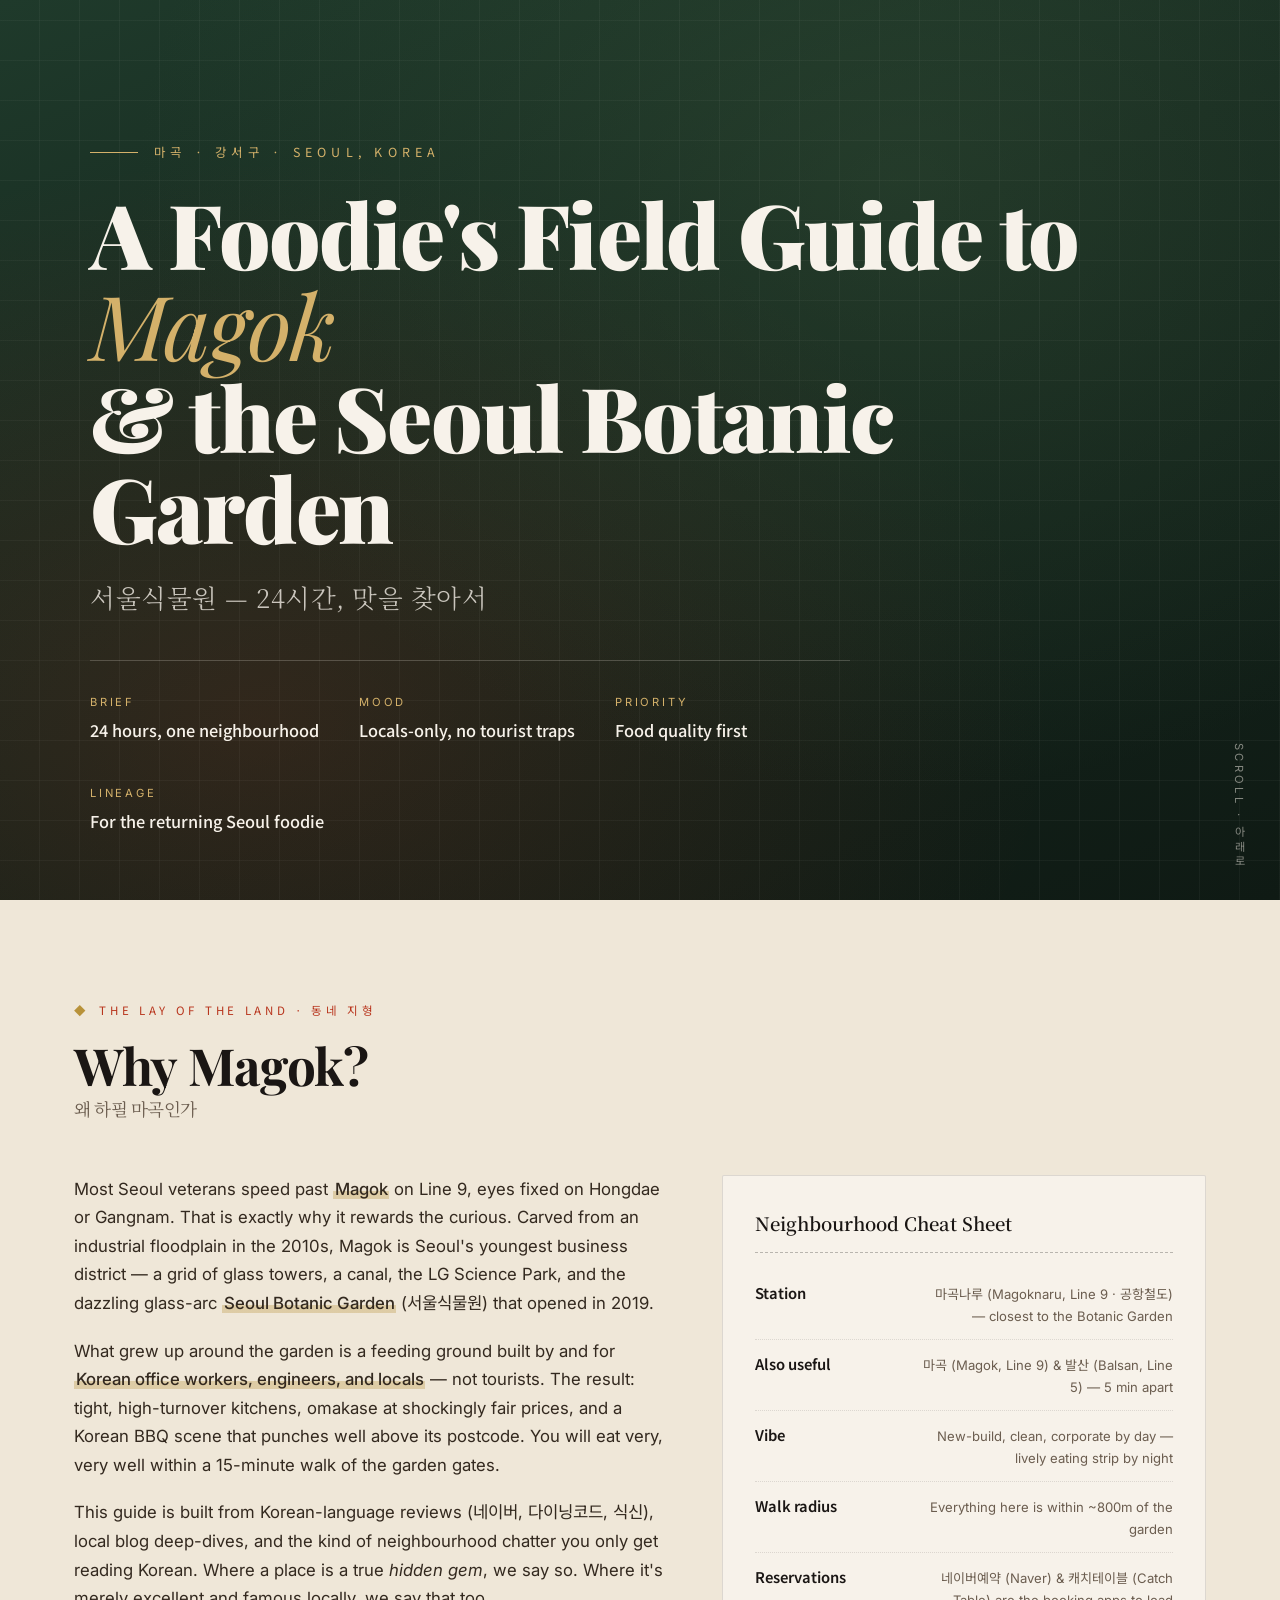
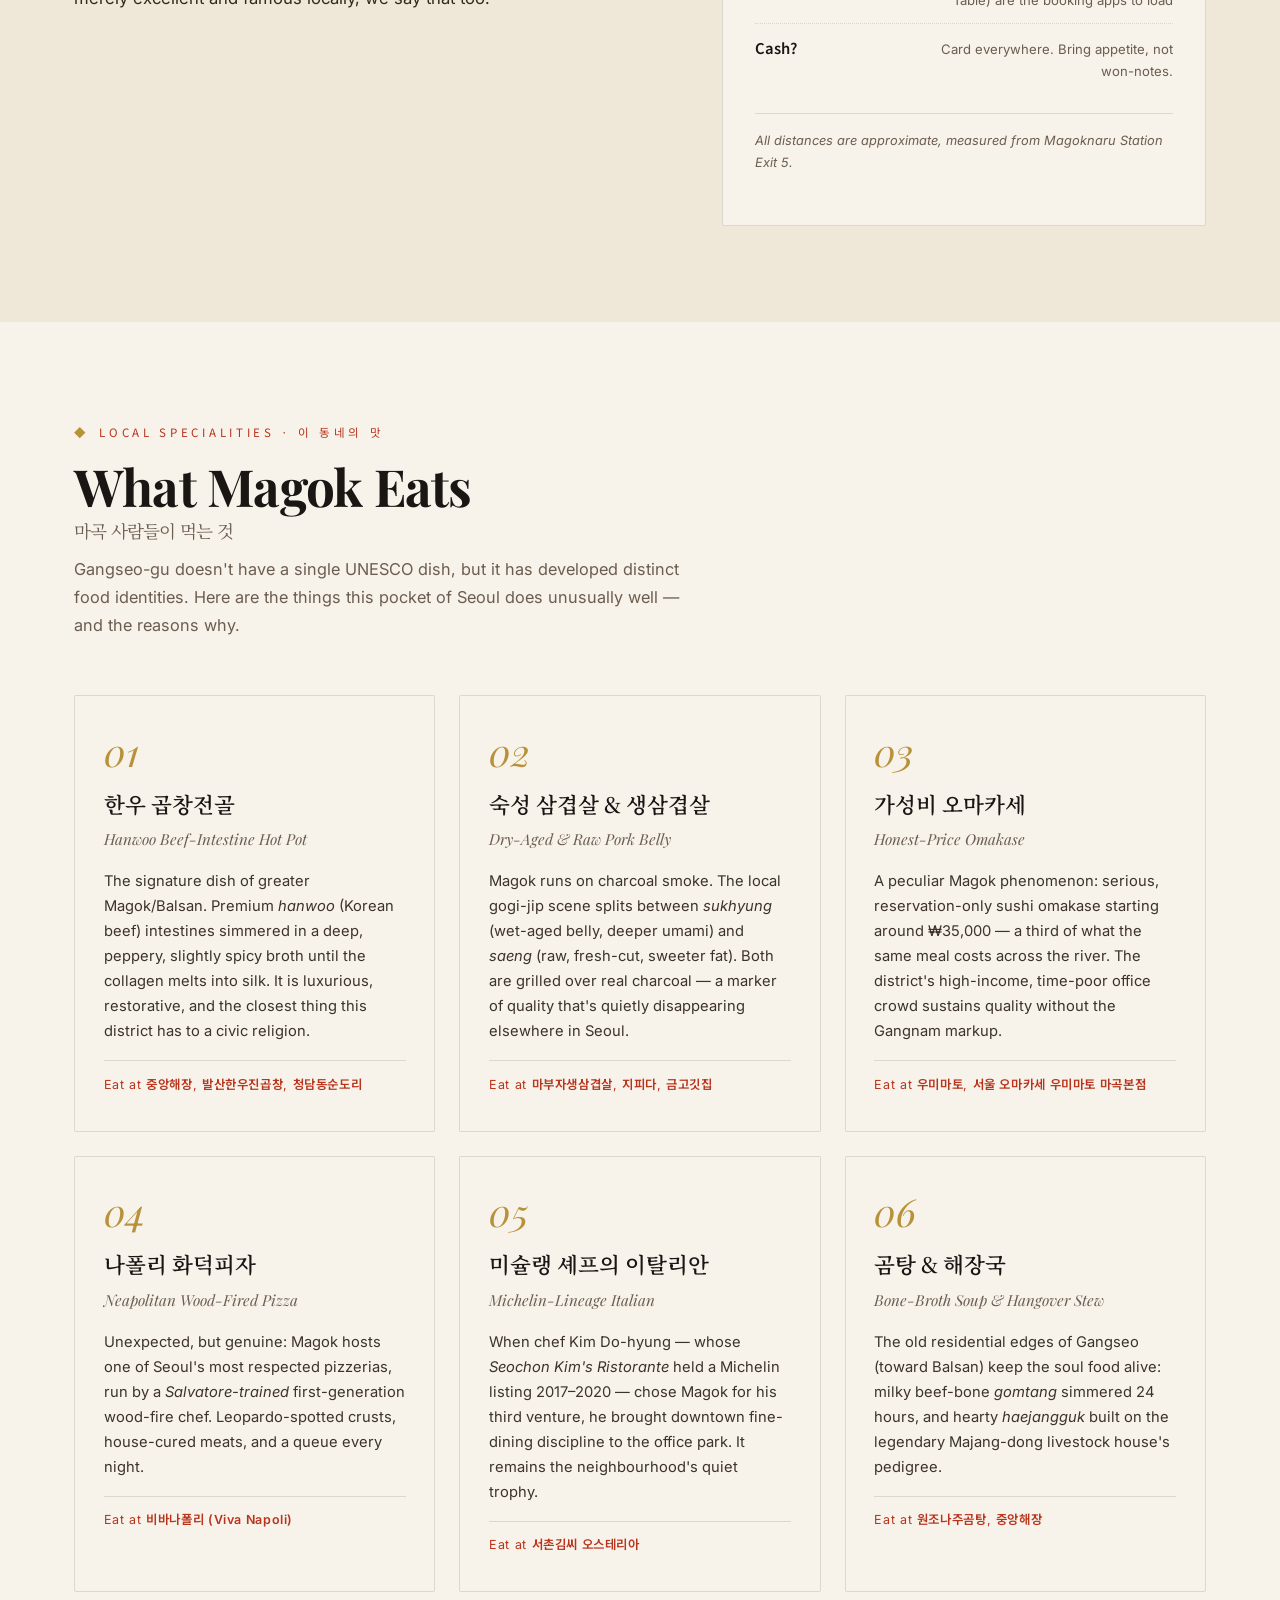
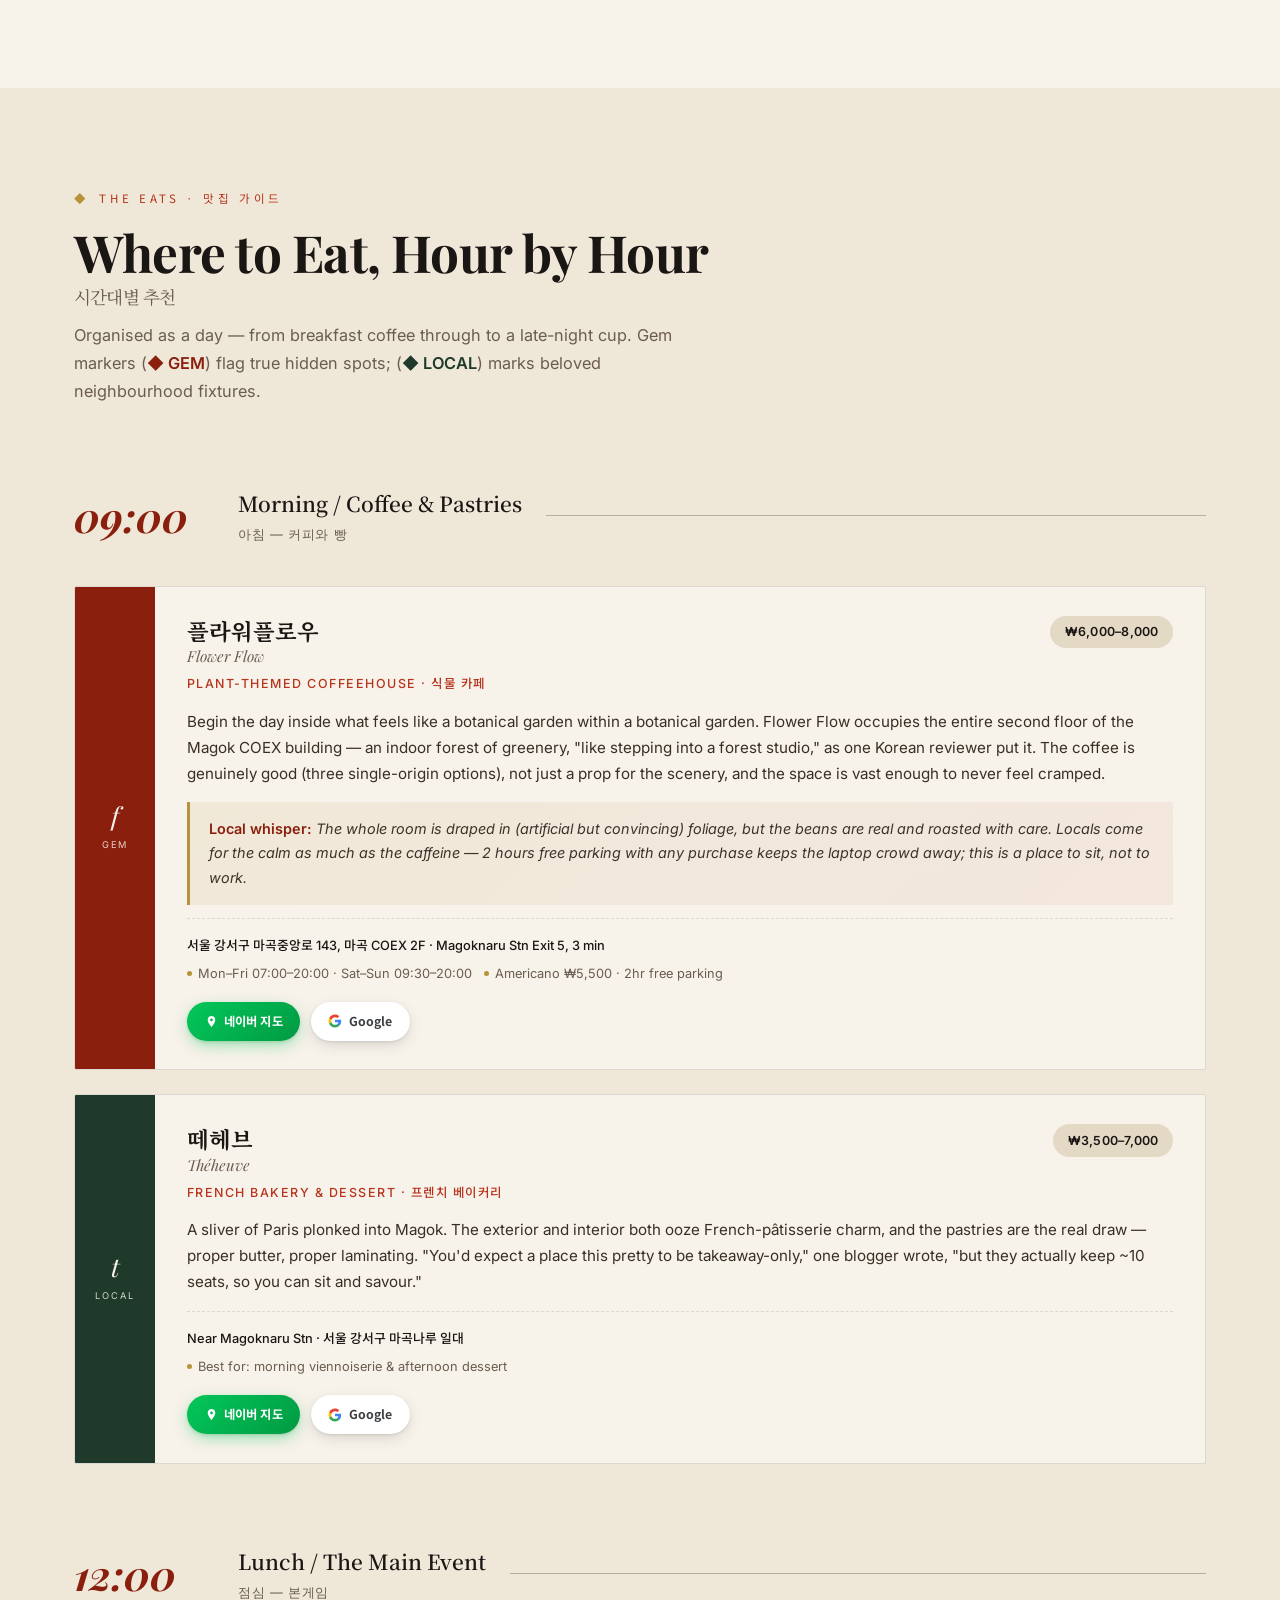
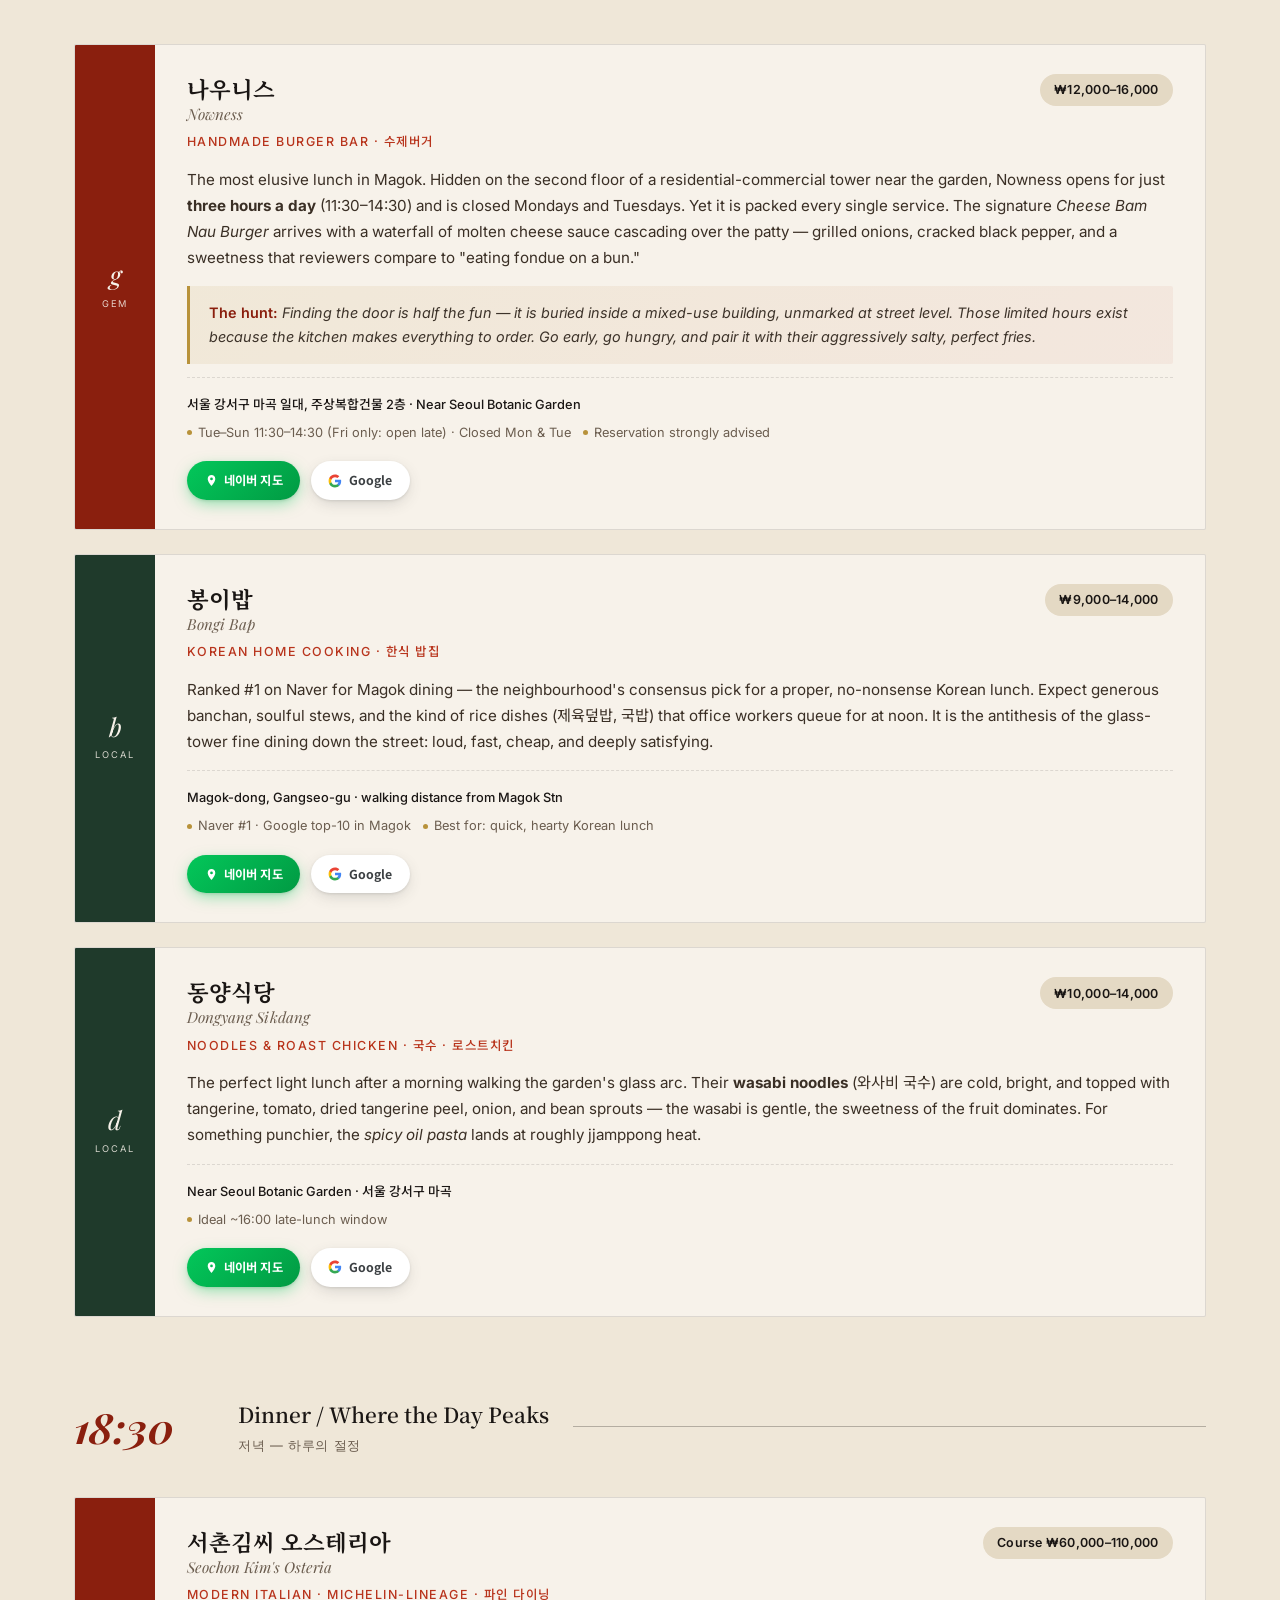
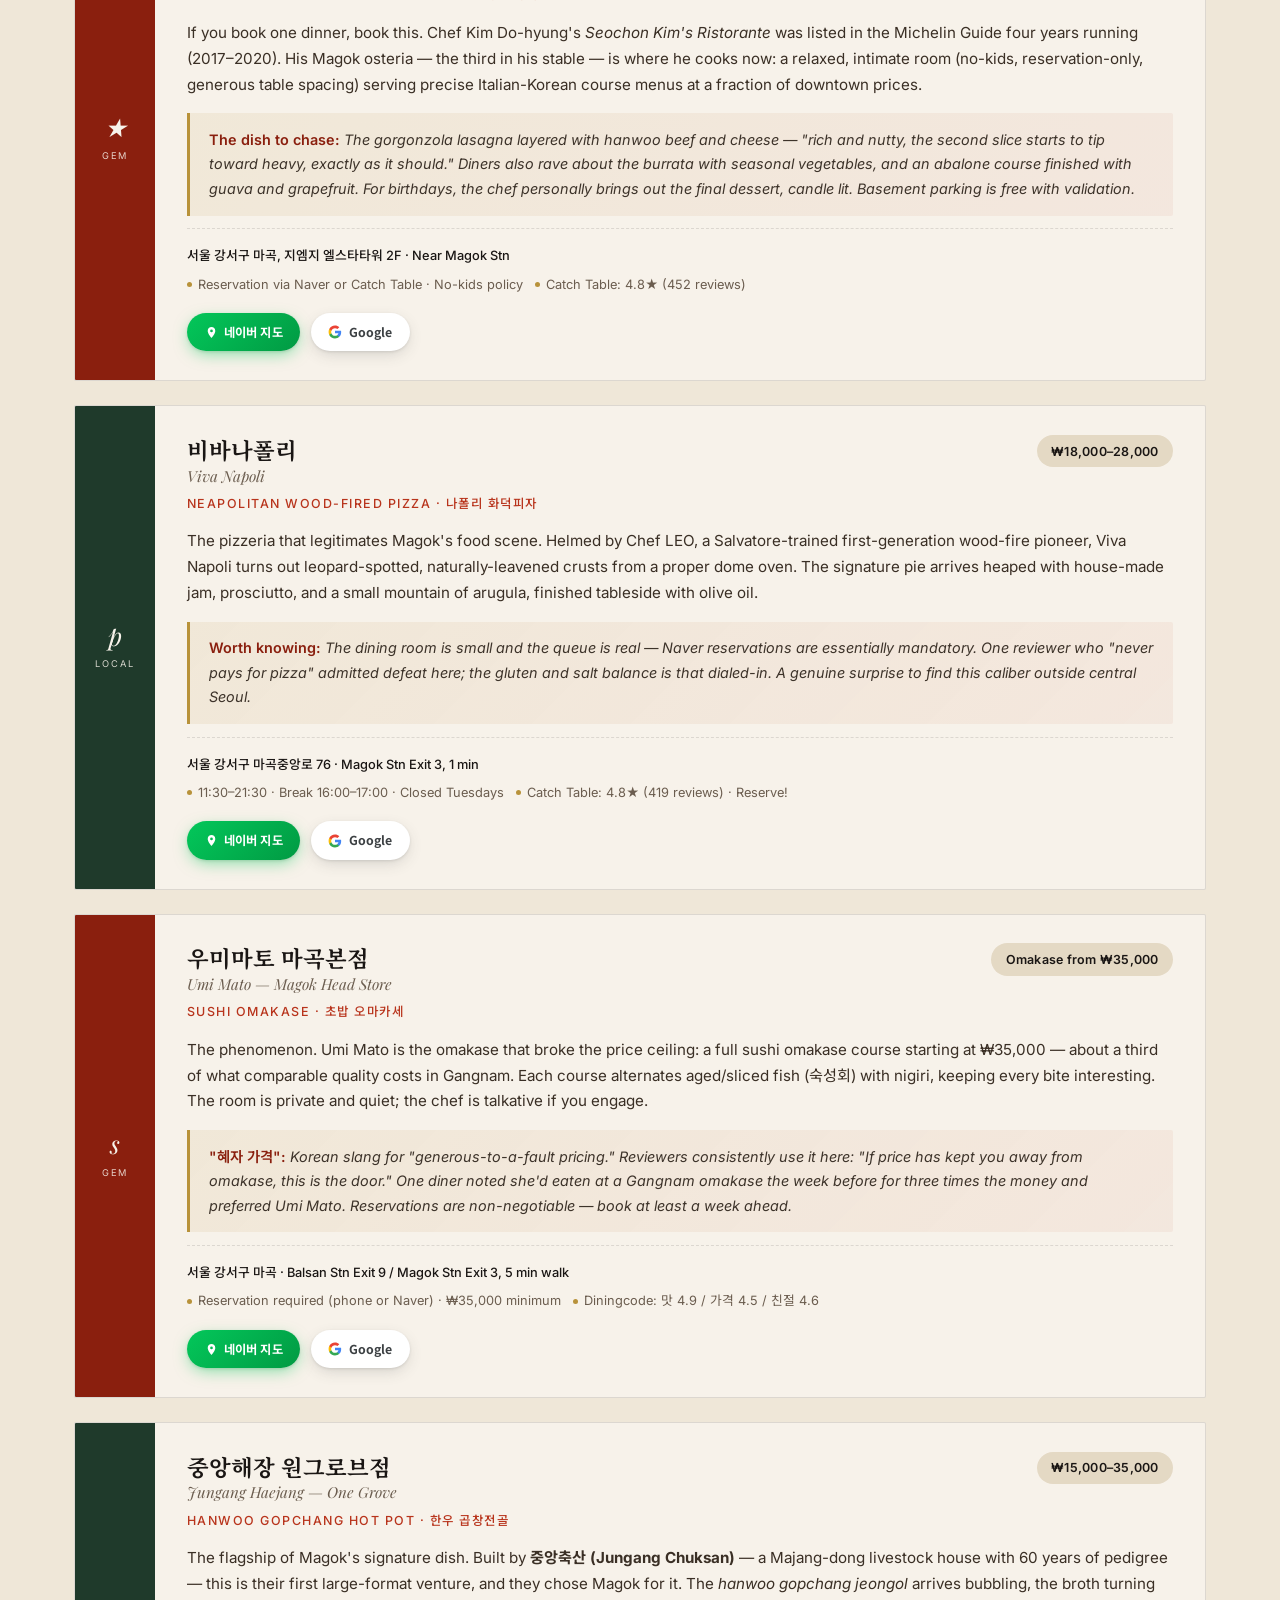
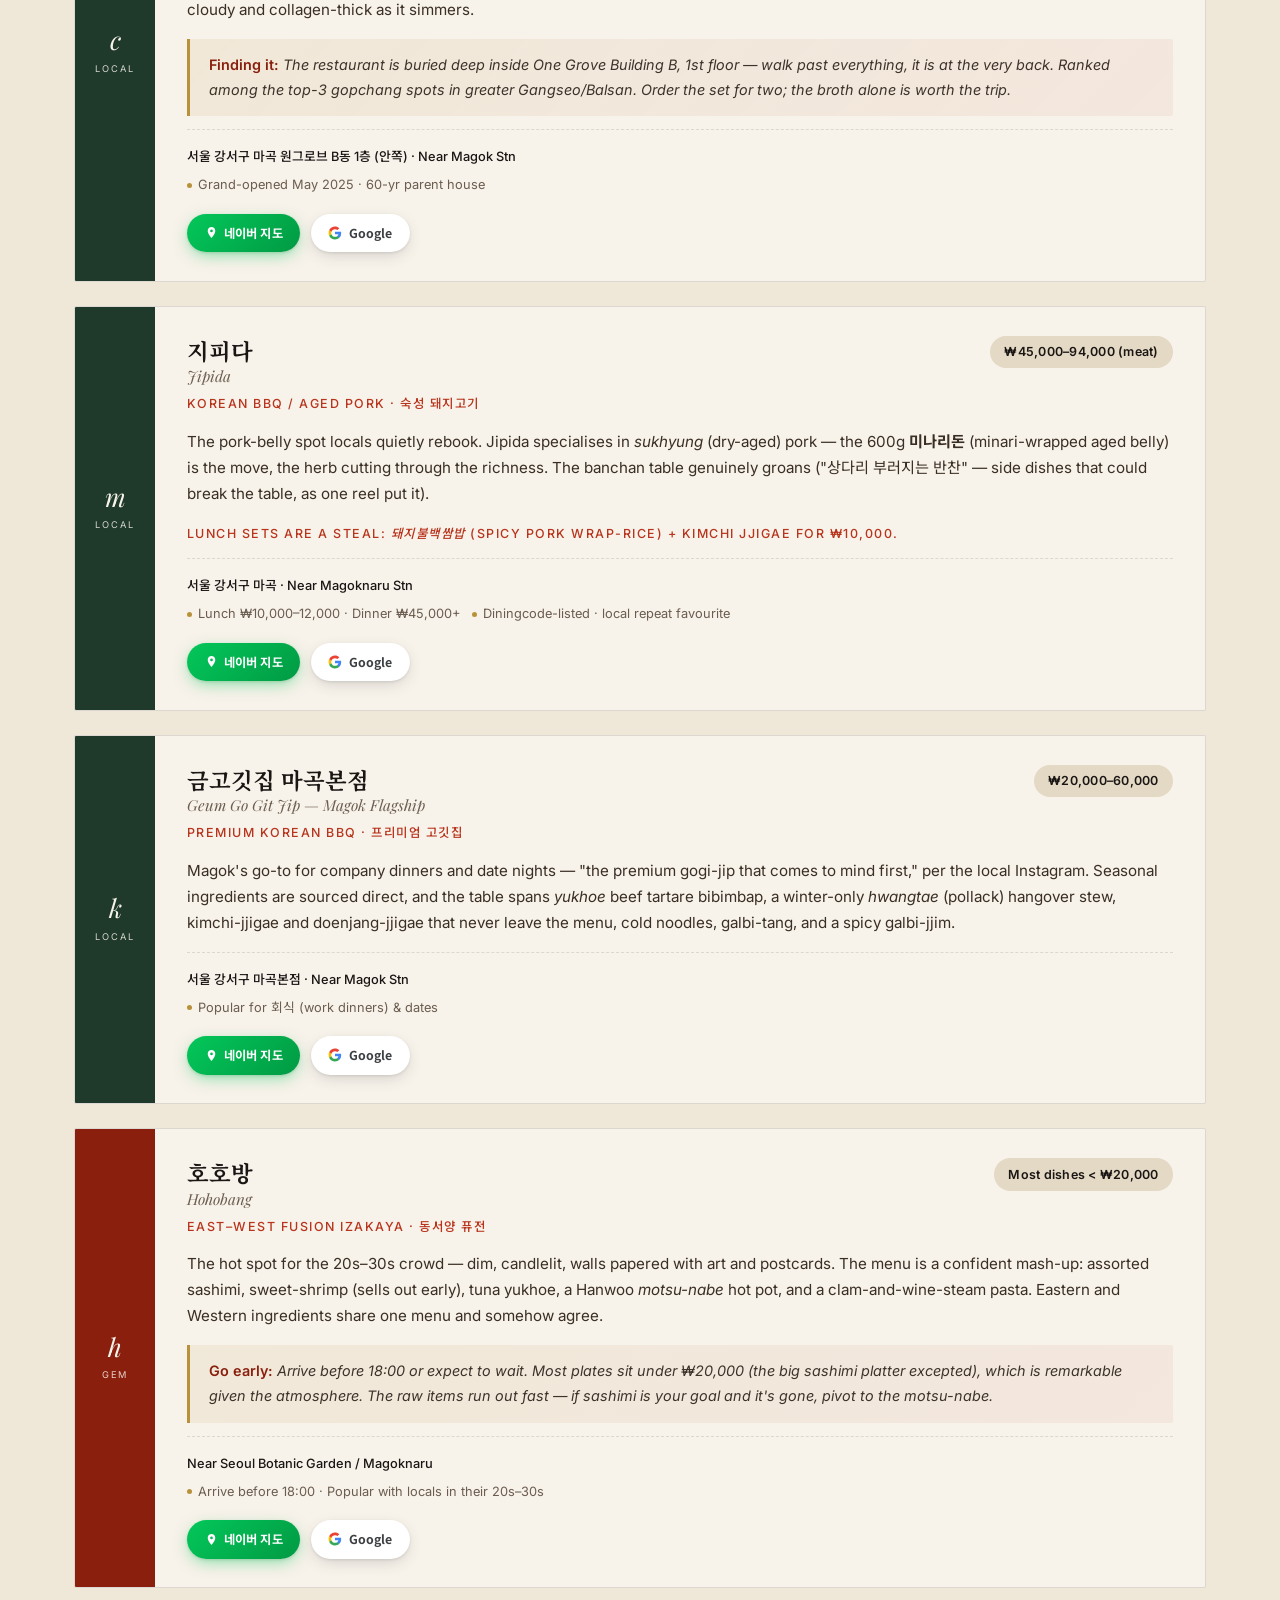
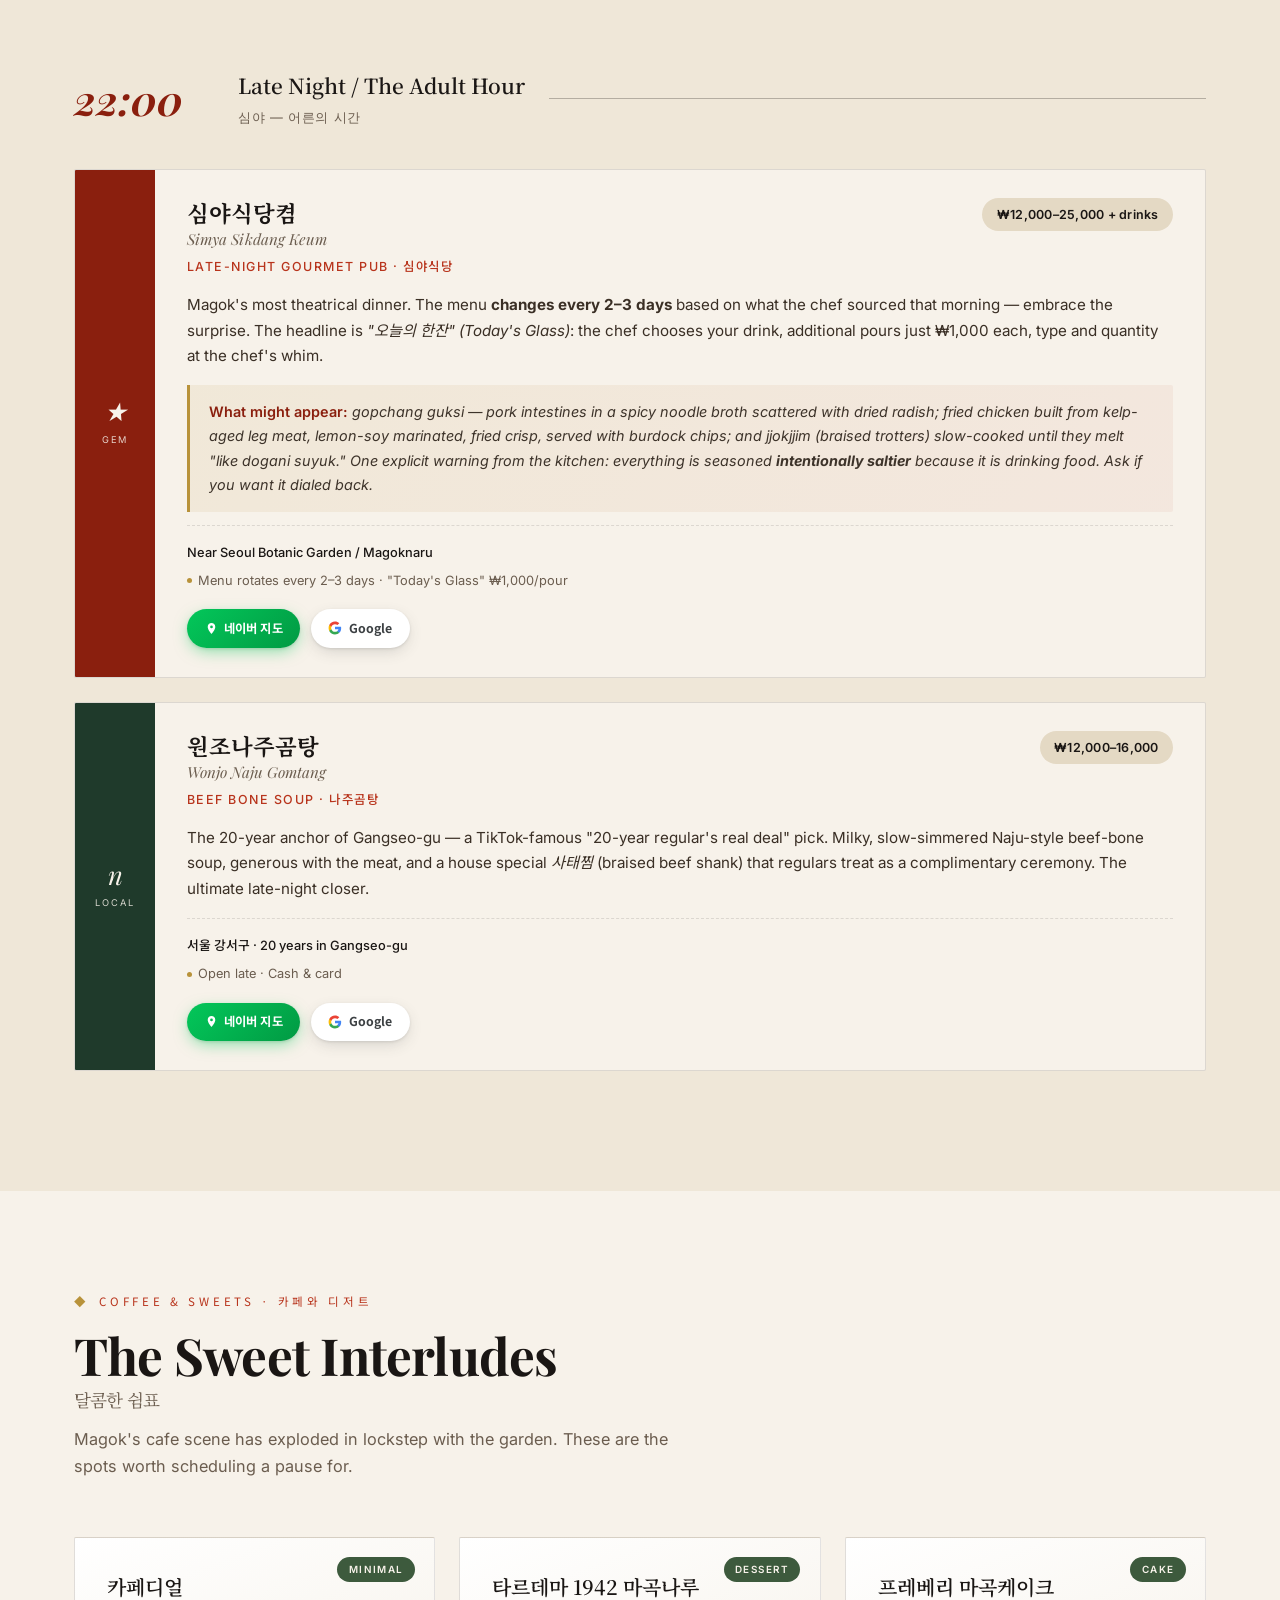
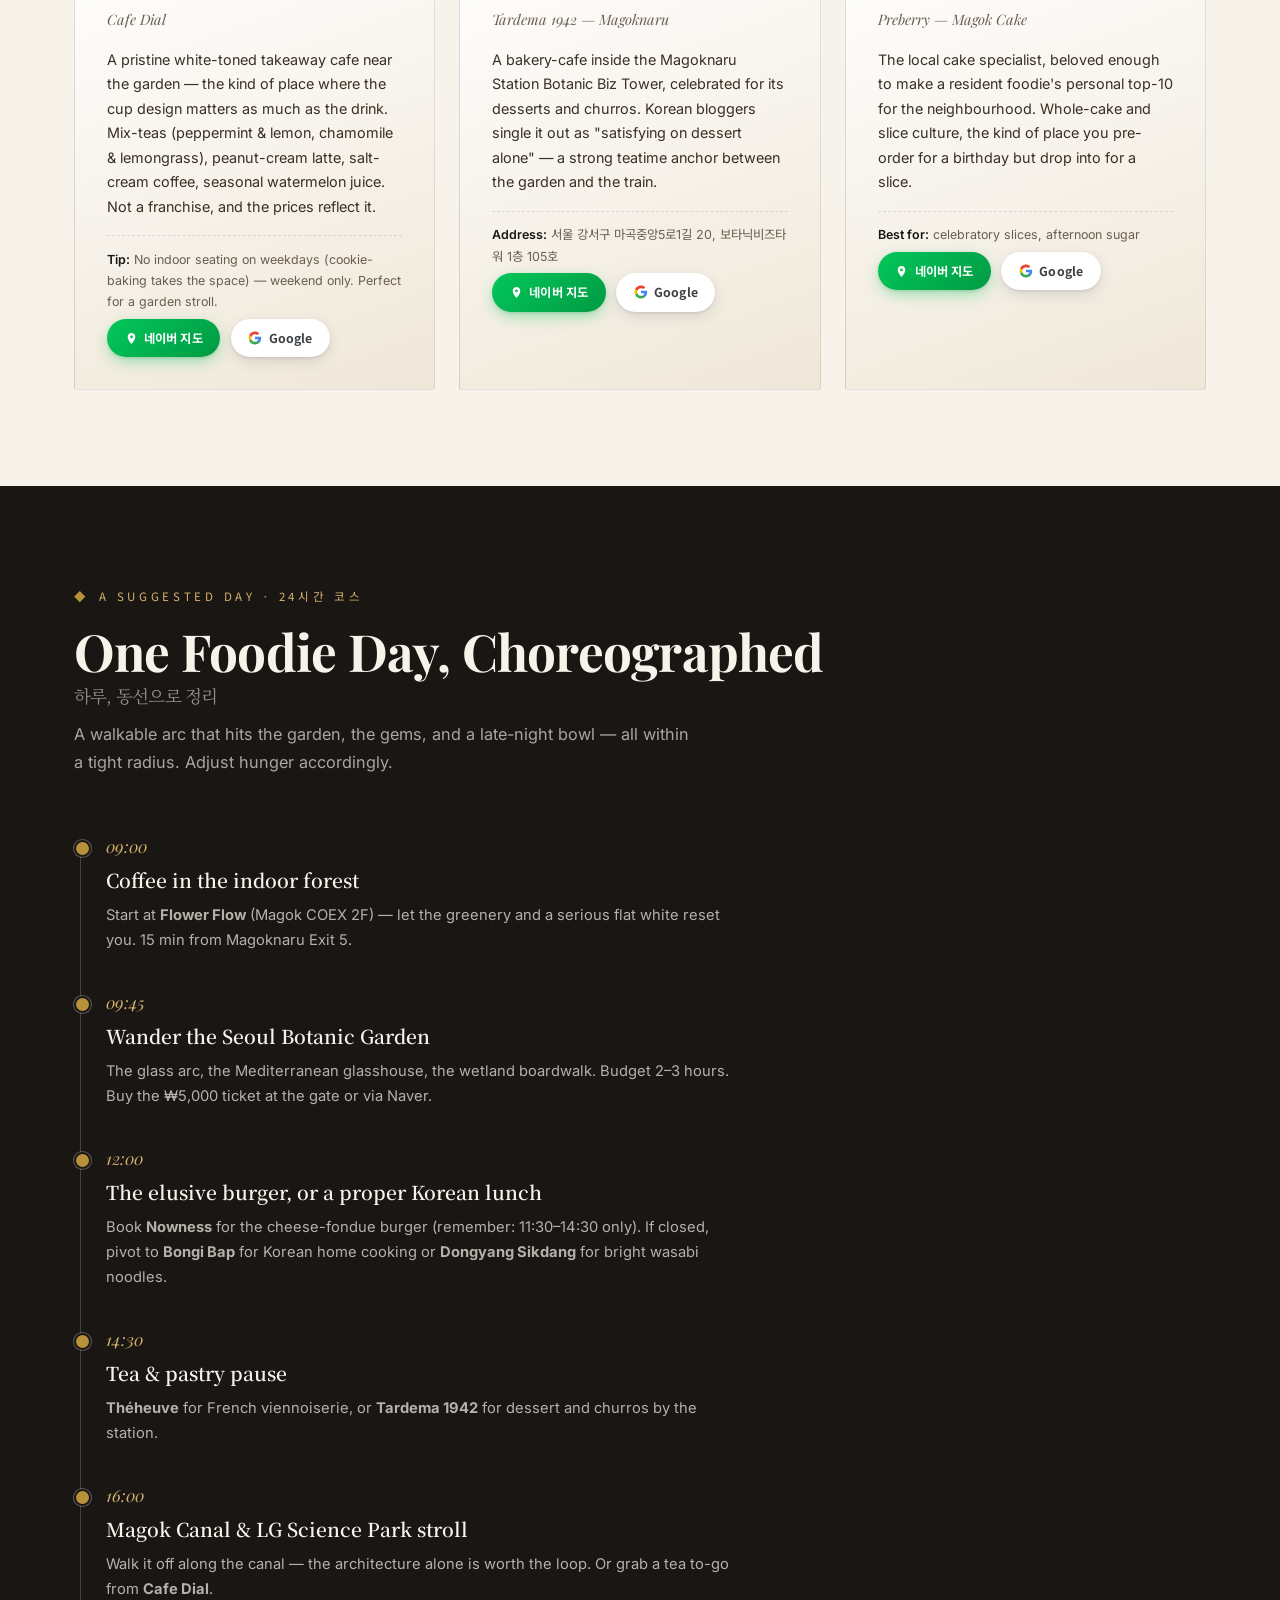
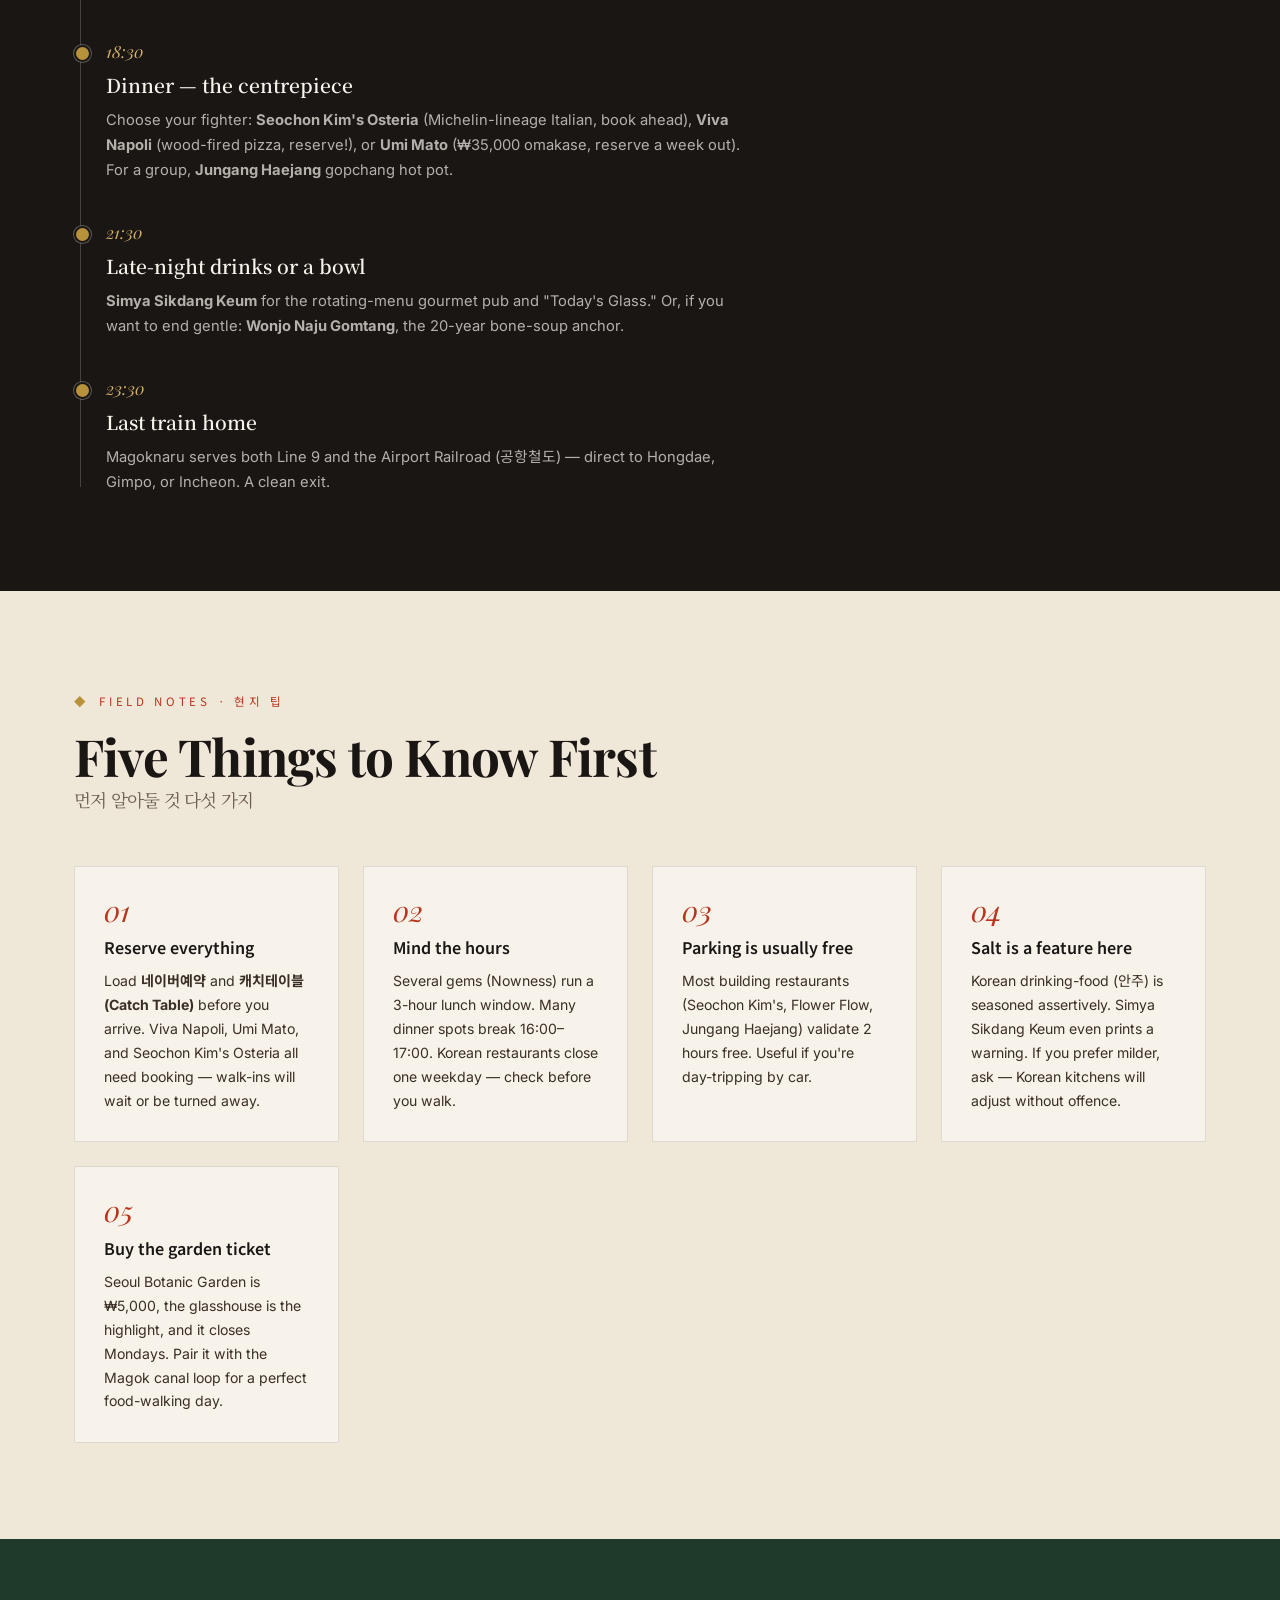
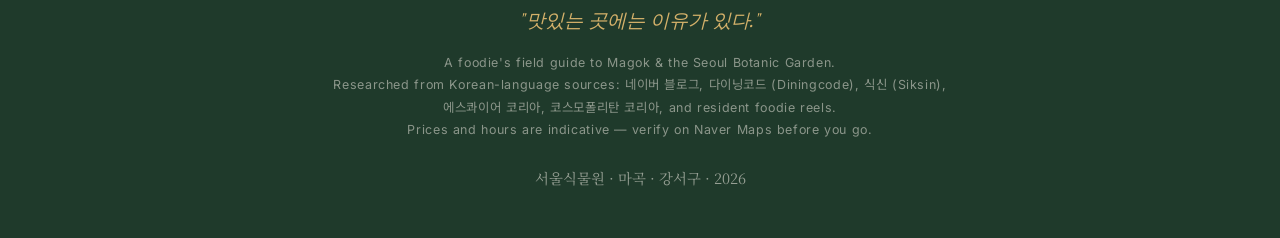
<file: index.html>
<!DOCTYPE html>
<html lang="en">
<head>
<meta charset="UTF-8">
<meta name="viewport" content="width=device-width, initial-scale=1.0">
<title>Seoul Botanic Garden · A Foodie's 24-Hour Field Guide</title>
<link rel="preconnect" href="https://fonts.googleapis.com">
<link rel="preconnect" href="https://fonts.gstatic.com" crossorigin>
<link href="https://fonts.googleapis.com/css2?family=Noto+Serif+KR:wght@300;400;500;600;700;900&family=Noto+Sans+KR:wght@300;400;500;700&family=Playfair+Display:ital,wght@0,400;0,700;0,900;1,400&family=Inter:wght@300;400;500;600&display=swap" rel="stylesheet">
<style>
  :root{
    --ink:#1a1614;
    --paper:#f7f2ea;
    --paper-warm:#efe7d8;
    --paper-dark:#e4d9c4;
    --red:#b8341c;
    --red-deep:#8a1f0e;
    --green:#3d5a3d;
    --green-deep:#1f3a2b;
    --gold:#b8923a;
    --gold-soft:#d4b16a;
    --muted:#6b5d4f;
    --line:rgba(26,22,20,.12);
    --line-strong:rgba(26,22,20,.28);
  }
  *{margin:0;padding:0;box-sizing:border-box}
  html{scroll-behavior:smooth}
  body{
    background:var(--paper);
    color:var(--ink);
    font-family:'Inter','Noto Sans KR',sans-serif;
    line-height:1.7;
    -webkit-font-smoothing:antialiased;
    overflow-x:hidden;
  }

  /* ---------- HERO ---------- */
  .hero{
    position:relative;
    min-height:100vh;
    display:flex;
    align-items:flex-end;
    padding:6rem 2rem 4rem;
    background:
      radial-gradient(ellipse at 70% 20%, rgba(61,90,61,.35), transparent 60%),
      radial-gradient(ellipse at 20% 80%, rgba(184,52,28,.18), transparent 55%),
      linear-gradient(160deg,#1f3a2b 0%,#16291f 40%,#0f1a14 100%);
    color:var(--paper);
    overflow:hidden;
  }
  .hero::before{
    content:"";
    position:absolute;inset:0;
    background-image:
      repeating-linear-gradient(0deg,transparent,transparent 39px,rgba(247,242,234,.04) 39px,rgba(247,242,234,.04) 40px),
      repeating-linear-gradient(90deg,transparent,transparent 39px,rgba(247,242,234,.04) 39px,rgba(247,242,234,.04) 40px);
    pointer-events:none;
  }
  .hero-inner{position:relative;z-index:2;max-width:1100px;margin:0 auto;width:100%}
  .hero-eyebrow{
    font-family:'Noto Sans KR',sans-serif;
    font-size:.78rem;letter-spacing:.42em;
    text-transform:uppercase;
    color:var(--gold-soft);
    margin-bottom:1.5rem;
    display:flex;align-items:center;gap:1rem;
  }
  .hero-eyebrow::before{content:"";width:48px;height:1px;background:var(--gold-soft)}
  .hero h1{
    font-family:'Playfair Display',serif;
    font-weight:900;
    font-size:clamp(2.6rem,7vw,5.6rem);
    line-height:1.02;
    letter-spacing:-.02em;
    margin-bottom:1.5rem;
  }
  .hero h1 em{font-style:italic;color:var(--gold-soft);font-weight:400}
  .hero .ko{
    font-family:'Noto Serif KR',serif;
    font-size:clamp(1.1rem,2.4vw,1.6rem);
    font-weight:300;
    color:rgba(247,242,234,.78);
    margin-bottom:2.5rem;
    letter-spacing:.02em;
  }
  .hero-meta{
    display:flex;flex-wrap:wrap;gap:2.5rem;
    padding-top:2rem;
    border-top:1px solid rgba(247,242,234,.18);
    max-width:760px;
  }
  .hero-meta div{font-size:.85rem}
  .hero-meta span{display:block;color:var(--gold-soft);font-size:.7rem;letter-spacing:.25em;text-transform:uppercase;margin-bottom:.3rem}
  .hero-meta strong{font-family:'Noto Sans KR',sans-serif;font-weight:500;font-size:1.02rem}
  .hero-scroll{
    position:absolute;bottom:2rem;right:2rem;
    writing-mode:vertical-rl;
    font-size:.7rem;letter-spacing:.3em;
    color:rgba(247,242,234,.5);
    text-transform:uppercase;
    z-index:2;
  }

  /* ---------- LAYOUT ---------- */
  .wrap{max-width:1180px;margin:0 auto;padding:0 1.5rem}
  section{padding:6rem 0}
  .section-head{margin-bottom:3.5rem;max-width:760px}
  .kicker{
    font-family:'Noto Sans KR',sans-serif;
    font-size:.72rem;letter-spacing:.32em;text-transform:uppercase;
    color:var(--red);
    margin-bottom:1rem;
    display:inline-flex;align-items:center;gap:.6rem;
  }
  .kicker::before{content:"◆";color:var(--gold)}
  .section-head h2{
    font-family:'Playfair Display',serif;
    font-weight:700;
    font-size:clamp(2rem,4.5vw,3.2rem);
    line-height:1.1;letter-spacing:-.015em;
    margin-bottom:1rem;
  }
  .section-head h2 .ko{display:block;font-family:'Noto Serif KR',serif;font-size:1.1rem;font-weight:400;color:var(--muted);margin-top:.4rem}
  .section-head p{color:var(--muted);font-size:1.02rem;max-width:620px}

  /* ---------- INTRO / ORIENTATION ---------- */
  #orientation{background:var(--paper-warm)}
  .intro-grid{
    display:grid;grid-template-columns:1.1fr .9fr;gap:3.5rem;align-items:start;
  }
  .intro-grid p{font-size:1.05rem;margin-bottom:1.2rem;color:#33291f}
  .intro-grid p .kw{background:linear-gradient(transparent 62%,rgba(184,146,58,.32) 62%);font-weight:500;padding:0 .1em}
  .intro-card{
    background:var(--paper);
    border:1px solid var(--line);
    border-radius:2px;
    padding:2rem;
    position:relative;
  }
  .intro-card h4{
    font-family:'Noto Serif KR',serif;
    font-size:1.15rem;font-weight:600;
    margin-bottom:1rem;
    padding-bottom:.8rem;
    border-bottom:1px dashed var(--line-strong);
  }
  .intro-card ul{list-style:none}
  .intro-card li{
    display:flex;justify-content:space-between;align-items:baseline;
    padding:.7rem 0;
    border-bottom:1px dotted var(--line);
    font-size:.92rem;
  }
  .intro-card li:last-child{border-bottom:none}
  .intro-card li b{font-family:'Noto Sans KR',sans-serif;font-weight:600;color:var(--ink)}
  .intro-card li span{color:var(--muted);font-size:.82rem;text-align:right;max-width:60%}
  .intro-card .map-note{
    margin-top:1.2rem;padding-top:1rem;
    border-top:1px solid var(--line);
    font-size:.8rem;color:var(--muted);font-style:italic;
  }

  /* ---------- SPECIALTIES ---------- */
  #specialties{}
  .spec-grid{
    display:grid;grid-template-columns:repeat(auto-fit,minmax(280px,1fr));gap:1.5rem;
  }
  .spec-card{
    background:var(--paper);
    border:1px solid var(--line);
    padding:2.2rem 1.8rem;
    border-radius:2px;
    position:relative;
    transition:transform .3s ease,box-shadow .3s ease;
  }
  .spec-card:hover{transform:translateY(-4px);box-shadow:0 18px 40px -18px rgba(26,22,20,.25)}
  .spec-num{
    font-family:'Playfair Display',serif;font-style:italic;
    font-size:2.4rem;color:var(--gold);
    line-height:1;margin-bottom:1rem;
  }
  .spec-card h3{
    font-family:'Noto Serif KR',serif;
    font-size:1.35rem;font-weight:600;
    margin-bottom:.3rem;
  }
  .spec-card .spec-en{font-family:'Playfair Display',serif;font-style:italic;color:var(--muted);font-size:.95rem;margin-bottom:1rem}
  .spec-card p{font-size:.92rem;color:#3d332a;margin-bottom:1rem}
  .spec-card .where{
    font-size:.78rem;
    color:var(--red);
    letter-spacing:.05em;
    padding-top:.8rem;
    border-top:1px solid var(--line);
  }
  .spec-card .where b{font-weight:600}

  /* ---------- RESTAURANT ENTRIES ---------- */
  #guide{background:var(--paper-warm);padding-top:6rem}
  .meal-anchor{
    display:flex;align-items:center;gap:1.5rem;
    margin:5rem 0 2.5rem;
  }
  .meal-anchor:first-of-type{margin-top:0}
  .meal-anchor .time{
    font-family:'Playfair Display',serif;font-style:italic;
    font-size:2.6rem;color:var(--red-deep);font-weight:700;
    line-height:1;
    min-width:140px;
  }
  .meal-anchor .label{
    font-family:'Noto Serif KR',serif;
    font-size:1.3rem;font-weight:600;
  }
  .meal-anchor .label span{display:block;font-family:'Inter',sans-serif;font-size:.8rem;color:var(--muted);font-weight:400;letter-spacing:.05em;margin-top:.2rem}
  .meal-anchor .rule{flex:1;height:1px;background:var(--line-strong)}

  .entry{
    display:grid;grid-template-columns:80px 1fr;gap:0;
    background:var(--paper);
    border:1px solid var(--line);
    margin-bottom:1.5rem;
    border-radius:2px;
    overflow:hidden;
  }
  .entry-tag{
    background:var(--ink);
    color:var(--paper);
    display:flex;flex-direction:column;align-items:center;justify-content:center;
    padding:1.5rem .5rem;
    text-align:center;
  }
  .entry-tag.gem{background:var(--red-deep)}
  .entry-tag.local{background:var(--green-deep)}
  .entry-tag .icon{font-family:'Playfair Display',serif;font-size:1.6rem;font-style:italic;line-height:1}
  .entry-tag .lab{font-size:.58rem;letter-spacing:.2em;text-transform:uppercase;margin-top:.5rem;opacity:.85}

  .entry-body{padding:1.8rem 2rem}
  .entry-head{
    display:flex;justify-content:space-between;align-items:flex-start;flex-wrap:wrap;gap:1rem;
    margin-bottom:.4rem;
  }
  .entry-head h3{
    font-family:'Noto Serif KR',serif;
    font-size:1.4rem;font-weight:700;
    line-height:1.3;
  }
  .entry-head h3 .en{font-family:'Playfair Display',serif;font-style:italic;font-weight:400;color:var(--muted);font-size:.95rem;display:block;margin-top:.15rem}
  .price-pill{
    background:var(--paper-dark);
    padding:.35rem .9rem;border-radius:50px;
    font-size:.78rem;font-weight:600;color:var(--ink);
    white-space:nowrap;
    letter-spacing:.02em;
  }
  .entry-cuisine{
    font-size:.78rem;color:var(--red);letter-spacing:.12em;text-transform:uppercase;
    margin-bottom:.9rem;font-weight:500;
  }
  .entry-body p{font-size:.95rem;color:#3a2f25;margin-bottom:1rem}
  .entry-body p:last-child{margin-bottom:0}
  .entry-meta{
    display:flex;flex-wrap:wrap;gap:.4rem .8rem;
    padding-top:1rem;margin-top:.3rem;
    border-top:1px dashed var(--line);
    font-size:.8rem;color:var(--muted);
  }
  .entry-meta .m{display:flex;align-items:center;gap:.35rem}
  .entry-meta .m::before{content:"";width:5px;height:5px;background:var(--gold);border-radius:50%;flex-shrink:0}
  .entry-meta .m.addr::before{display:none}
  .entry-meta .m.addr{font-weight:500;color:var(--ink);min-width:100%}

  /* anecdote callout */
  .anecdote{
    background:linear-gradient(135deg,rgba(184,146,58,.1),rgba(184,52,28,.06));
    border-left:3px solid var(--gold);
    padding:.9rem 1.2rem;
    margin:.8rem 0;
    font-size:.9rem;
    font-style:italic;
    color:#3d332a;
    border-radius:0 2px 2px 0;
  }
  .anecdote b{font-style:normal;font-weight:600;color:var(--red-deep)}

  /* ---------- CAFE / SWEET ---------- */
  #cafes{}
  .cafe-grid{display:grid;grid-template-columns:repeat(auto-fit,minmax(300px,1fr));gap:1.5rem}
  .cafe-card{
    background:linear-gradient(160deg,#fff,var(--paper-warm));
    border:1px solid var(--line);
    padding:2rem;border-radius:2px;
    position:relative;
  }
  .cafe-card .badge{
    position:absolute;top:1.2rem;right:1.2rem;
    background:var(--green);color:var(--paper);
    font-size:.62rem;letter-spacing:.15em;text-transform:uppercase;
    padding:.25rem .7rem;border-radius:50px;font-weight:600;
  }
  .cafe-card h3{font-family:'Noto Serif KR',serif;font-size:1.25rem;font-weight:600;margin-bottom:.2rem}
  .cafe-card .en{font-family:'Playfair Display',serif;font-style:italic;color:var(--muted);font-size:.9rem;margin-bottom:1rem}
  .cafe-card p{font-size:.9rem;color:#3a2f25;margin-bottom:1rem}
  .cafe-card .det{font-size:.78rem;color:var(--muted);padding-top:.8rem;border-top:1px dashed var(--line)}
  .cafe-card .det b{color:var(--ink);font-weight:600}

  /* ---------- ITINERARY ---------- */
  #itinerary{background:var(--ink);color:var(--paper)}
  #itinerary .section-head h2{color:var(--paper)}
  #itinerary .section-head h2 .ko{color:rgba(247,242,234,.55)}
  #itinerary .section-head p{color:rgba(247,242,234,.65)}
  #itinerary .kicker{color:var(--gold-soft)}
  .timeline{position:relative;padding-left:2rem}
  .timeline::before{content:"";position:absolute;left:6px;top:8px;bottom:8px;width:1px;background:rgba(247,242,234,.2)}
  .t-stop{position:relative;padding-bottom:2.2rem}
  .t-stop:last-child{padding-bottom:0}
  .t-stop::before{
    content:"";position:absolute;left:-2rem;top:.5rem;
    width:13px;height:13px;border-radius:50%;
    background:var(--gold);border:2px solid var(--ink);
    box-shadow:0 0 0 1px rgba(247,242,234,.3);
  }
  .t-time{font-family:'Playfair Display',serif;font-style:italic;color:var(--gold-soft);font-size:1.05rem;margin-bottom:.2rem}
  .t-stop h4{font-family:'Noto Serif KR',serif;font-size:1.2rem;font-weight:600;margin-bottom:.4rem}
  .t-stop p{color:rgba(247,242,234,.7);font-size:.92rem;max-width:640px}

  /* ---------- TIPS ---------- */
  #tips{background:var(--paper-warm)}
  .tips-grid{display:grid;grid-template-columns:repeat(auto-fit,minmax(240px,1fr));gap:1.5rem}
  .tip{
    background:var(--paper);border:1px solid var(--line);
    padding:1.8rem;border-radius:2px;
  }
  .tip .tnum{font-family:'Playfair Display',serif;font-style:italic;font-size:1.8rem;color:var(--red);line-height:1;margin-bottom:.6rem}
  .tip h4{font-family:'Noto Sans KR',sans-serif;font-size:1rem;font-weight:600;margin-bottom:.5rem}
  .tip p{font-size:.88rem;color:#3a2f25}

  /* ---------- FOOTER ---------- */
  footer{
    background:var(--green-deep);color:rgba(247,242,234,.8);
    padding:4rem 0 3rem;text-align:center;
  }
  footer .wrap{max-width:680px}
  footer p{font-family:'Playfair Display',serif;font-style:italic;font-size:1.2rem;margin-bottom:1rem;color:var(--gold-soft)}
  footer small{font-size:.78rem;letter-spacing:.05em;color:rgba(247,242,234,.5);display:block;line-height:1.8}
  footer .sig{margin-top:1.5rem;font-family:'Noto Serif KR',serif;font-size:.9rem;color:rgba(247,242,234,.55)}

  @media(max-width:820px){
    .hero{padding:5rem 1.5rem 3rem}
    .hero-meta{gap:1.5rem}
    .intro-grid{grid-template-columns:1fr}
    .entry{grid-template-columns:64px 1fr}
    .entry-body{padding:1.4rem 1.3rem}
    .meal-anchor .time{font-size:2rem;min-width:auto}
    section{padding:4rem 0}
  }

  /* ---------- POP-OUT LINK BUTTONS ---------- */
  .pop-links{display:flex;gap:.65rem;flex-wrap:wrap;margin-top:1.1rem}
  .pl{
    display:inline-flex;align-items:center;gap:.4rem;
    padding:.55rem 1.1rem;
    border-radius:50px;
    font-family:'Noto Sans KR','Inter',sans-serif;
    font-size:.77rem;font-weight:700;letter-spacing:.01em;
    text-decoration:none;
    transition:transform .32s cubic-bezier(.34,1.56,.64,1),box-shadow .32s ease,filter .2s ease;
    cursor:pointer;border:none;white-space:nowrap;
  }
  .pl svg{flex-shrink:0;display:block}
  .pl:hover{text-decoration:none}
  .pl:active{transform:translateY(-1px) scale(1.01)!important}
  .pl.naver{
    background:linear-gradient(135deg,#03c75a,#019a43);
    color:#fff;
    box-shadow:0 5px 16px -3px rgba(3,199,90,.5),0 1px 3px rgba(0,0,0,.12);
  }
  .pl.naver:hover{
    transform:translateY(-4px) scale(1.06);
    box-shadow:0 14px 32px -5px rgba(3,199,90,.62),0 4px 10px rgba(0,0,0,.18);
    filter:brightness(1.06);
  }
  .pl.google{
    background:#fff;
    color:#3c4043;
    box-shadow:0 5px 16px -3px rgba(60,64,67,.2),0 1px 3px rgba(0,0,0,.1);
  }
  .pl.google:hover{
    transform:translateY(-4px) scale(1.06);
    box-shadow:0 14px 32px -5px rgba(66,133,244,.45),0 4px 10px rgba(0,0,0,.16);
    color:#1a73e8;
  }
  .cafe-card .pop-links{margin-top:auto;padding-top:.4rem}
</style>
</head>
<body>

<!-- ============ HERO ============ -->
<header class="hero">
  <div class="hero-inner">
    <div class="hero-eyebrow">마곡 · 강서구 · Seoul, Korea</div>
    <h1>A Foodie's Field Guide to <em>Magok</em><br>&amp; the Seoul Botanic Garden</h1>
    <p class="ko">서울식물원 — 24시간, 맛을 찾아서</p>
    <div class="hero-meta">
      <div><span>Brief</span><strong>24 hours, one neighbourhood</strong></div>
      <div><span>Mood</span><strong>Locals-only, no tourist traps</strong></div>
      <div><span>Priority</span><strong>Food quality first</strong></div>
      <div><span>Lineage</span><strong>For the returning Seoul foodie</strong></div>
    </div>
  </div>
  <div class="hero-scroll">Scroll · 아래로</div>
</header>

<!-- ============ ORIENTATION ============ -->
<section id="orientation">
  <div class="wrap">
    <div class="section-head">
      <span class="kicker">The Lay of the Land · 동네 지형</span>
      <h2>Why Magok? <span class="ko">왜 하필 마곡인가</span></h2>
    </div>
    <div class="intro-grid">
      <div>
        <p>Most Seoul veterans speed past <span class="kw">Magok</span> on Line 9, eyes fixed on Hongdae or Gangnam. That is exactly why it rewards the curious. Carved from an industrial floodplain in the 2010s, Magok is Seoul's youngest business district — a grid of glass towers, a canal, the LG Science Park, and the dazzling glass-arc <span class="kw">Seoul Botanic Garden</span> (서울식물원) that opened in 2019.</p>
        <p>What grew up around the garden is a feeding ground built by and for <span class="kw">Korean office workers, engineers, and locals</span> — not tourists. The result: tight, high-turnover kitchens, omakase at shockingly fair prices, and a Korean BBQ scene that punches well above its postcode. You will eat very, very well within a 15-minute walk of the garden gates.</p>
        <p>This guide is built from Korean-language reviews (네이버, 다이닝코드, 식신), local blog deep-dives, and the kind of neighbourhood chatter you only get reading Korean. Where a place is a true <em>hidden gem</em>, we say so. Where it's merely excellent and famous locally, we say that too.</p>
      </div>
      <aside class="intro-card">
        <h4>Neighbourhood Cheat Sheet</h4>
        <ul>
          <li><b>Station</b><span>마곡나루 (Magoknaru, Line 9 · 공항철도) — closest to the Botanic Garden</span></li>
          <li><b>Also useful</b><span>마곡 (Magok, Line 9) &amp; 발산 (Balsan, Line 5) — 5 min apart</span></li>
          <li><b>Vibe</b><span>New-build, clean, corporate by day — lively eating strip by night</span></li>
          <li><b>Walk radius</b><span>Everything here is within ~800m of the garden</span></li>
          <li><b>Reservations</b><span>네이버예약 (Naver) &amp; 캐치테이블 (Catch Table) are the booking apps to load</span></li>
          <li><b>Cash?</b><span>Card everywhere. Bring appetite, not won-notes.</span></li>
        </ul>
        <p class="map-note">All distances are approximate, measured from Magoknaru Station Exit 5.</p>
      </aside>
    </div>
  </div>
</section>

<!-- ============ SPECIALTIES ============ -->
<section id="specialties">
  <div class="wrap">
    <div class="section-head">
      <span class="kicker">Local Specialities · 이 동네의 맛</span>
      <h2>What Magok Eats <span class="ko">마곡 사람들이 먹는 것</span></h2>
      <p>Gangseo-gu doesn't have a single UNESCO dish, but it has developed distinct food identities. Here are the things this pocket of Seoul does unusually well — and the reasons why.</p>
    </div>

    <div class="spec-grid">
      <div class="spec-card">
        <div class="spec-num">01</div>
        <h3>한우 곱창전골</h3>
        <div class="spec-en">Hanwoo Beef-Intestine Hot Pot</div>
        <p>The signature dish of greater Magok/Balsan. Premium <em>hanwoo</em> (Korean beef) intestines simmered in a deep, peppery, slightly spicy broth until the collagen melts into silk. It is luxurious, restorative, and the closest thing this district has to a civic religion.</p>
        <div class="where">Eat at <b>중앙해장</b>, <b>발산한우진곱창</b>, <b>청담동순도리</b></div>
      </div>

      <div class="spec-card">
        <div class="spec-num">02</div>
        <h3>숙성 삼겹살 &amp; 생삼겹살</h3>
        <div class="spec-en">Dry-Aged &amp; Raw Pork Belly</div>
        <p>Magok runs on charcoal smoke. The local gogi-jip scene splits between <em>sukhyung</em> (wet-aged belly, deeper umami) and <em>saeng</em> (raw, fresh-cut, sweeter fat). Both are grilled over real charcoal — a marker of quality that's quietly disappearing elsewhere in Seoul.</p>
        <div class="where">Eat at <b>마부자생삼겹살</b>, <b>지피다</b>, <b>금고깃집</b></div>
      </div>

      <div class="spec-card">
        <div class="spec-num">03</div>
        <h3>가성비 오마카세</h3>
        <div class="spec-en">Honest-Price Omakase</div>
        <p>A peculiar Magok phenomenon: serious, reservation-only sushi omakase starting around ₩35,000 — a third of what the same meal costs across the river. The district's high-income, time-poor office crowd sustains quality without the Gangnam markup.</p>
        <div class="where">Eat at <b>우미마토</b>, <b>서울 오마카세 우미마토 마곡본점</b></div>
      </div>

      <div class="spec-card">
        <div class="spec-num">04</div>
        <h3>나폴리 화덕피자</h3>
        <div class="spec-en">Neapolitan Wood-Fired Pizza</div>
        <p>Unexpected, but genuine: Magok hosts one of Seoul's most respected pizzerias, run by a <em>Salvatore-trained</em> first-generation wood-fire chef. Leopardo-spotted crusts, house-cured meats, and a queue every night.</p>
        <div class="where">Eat at <b>비바나폴리 (Viva Napoli)</b></div>
      </div>

      <div class="spec-card">
        <div class="spec-num">05</div>
        <h3>미슐랭 셰프의 이탈리안</h3>
        <div class="spec-en">Michelin-Lineage Italian</div>
        <p>When chef Kim Do-hyung — whose <em>Seochon Kim's Ristorante</em> held a Michelin listing 2017–2020 — chose Magok for his third venture, he brought downtown fine-dining discipline to the office park. It remains the neighbourhood's quiet trophy.</p>
        <div class="where">Eat at <b>서촌김씨 오스테리아</b></div>
      </div>

      <div class="spec-card">
        <div class="spec-num">06</div>
        <h3>곰탕 &amp; 해장국</h3>
        <div class="spec-en">Bone-Broth Soup &amp; Hangover Stew</div>
        <p>The old residential edges of Gangseo (toward Balsan) keep the soul food alive: milky beef-bone <em>gomtang</em> simmered 24 hours, and hearty <em>haejangguk</em> built on the legendary Majang-dong livestock house's pedigree.</p>
        <div class="where">Eat at <b>원조나주곰탕</b>, <b>중앙해장</b></div>
      </div>
    </div>
  </div>
</section>

<!-- ============ THE GUIDE ============ -->
<section id="guide">
  <div class="wrap">
    <div class="section-head">
      <span class="kicker">The Eats · 맛집 가이드</span>
      <h2>Where to Eat, Hour by Hour <span class="ko">시간대별 추천</span></h2>
      <p>Organised as a day — from breakfast coffee through to a late-night cup. Gem markers (<span style="color:var(--red-deep);font-weight:600">◆ GEM</span>) flag true hidden spots; (<span style="color:var(--green-deep);font-weight:600">◆ LOCAL</span>) marks beloved neighbourhood fixtures.</p>
    </div>

    <!-- ===== MORNING ===== -->
    <div class="meal-anchor">
      <div class="time">09:00</div>
      <div class="label">Morning / Coffee &amp; Pastries<span>아침 — 커피와 빵</span></div>
      <div class="rule"></div>
    </div>

    <div class="entry" data-query="플라워플로우 마곡">
      <div class="entry-tag gem"><div class="icon">f</div><div class="lab">Gem</div></div>
      <div class="entry-body">
        <div class="entry-head">
          <h3>플라워플로우<span class="en">Flower Flow</span></h3>
          <span class="price-pill">₩6,000–8,000</span>
        </div>
        <div class="entry-cuisine">Plant-Themed Coffeehouse · 식물 카페</div>
        <p>Begin the day inside what feels like a botanical garden within a botanical garden. Flower Flow occupies the entire second floor of the Magok COEX building — an indoor forest of greenery, "like stepping into a forest studio," as one Korean reviewer put it. The coffee is genuinely good (three single-origin options), not just a prop for the scenery, and the space is vast enough to never feel cramped.</p>
        <div class="anecdote"><b>Local whisper:</b> The whole room is draped in (artificial but convincing) foliage, but the beans are real and roasted with care. Locals come for the calm as much as the caffeine — 2 hours free parking with any purchase keeps the laptop crowd away; this is a place to sit, not to work.</div>
        <div class="entry-meta">
          <span class="m addr">서울 강서구 마곡중앙로 143, 마곡 COEX 2F · Magoknaru Stn Exit 5, 3 min</span>
          <span class="m">Mon–Fri 07:00–20:00 · Sat–Sun 09:30–20:00</span>
          <span class="m">Americano ₩5,500 · 2hr free parking</span>
        </div>
      </div>
    </div>

    <div class="entry" data-query="떼헤브 마곡">
      <div class="entry-tag local"><div class="icon">t</div><div class="lab">Local</div></div>
      <div class="entry-body">
        <div class="entry-head">
          <h3>떼헤브<span class="en">Théheuve</span></h3>
          <span class="price-pill">₩3,500–7,000</span>
        </div>
        <div class="entry-cuisine">French Bakery &amp; Dessert · 프렌치 베이커리</div>
        <p>A sliver of Paris plonked into Magok. The exterior and interior both ooze French-pâtisserie charm, and the pastries are the real draw — proper butter, proper laminating. "You'd expect a place this pretty to be takeaway-only," one blogger wrote, "but they actually keep ~10 seats, so you can sit and savour."</p>
        <div class="entry-meta">
          <span class="m addr">Near Magoknaru Stn · 서울 강서구 마곡나루 일대</span>
          <span class="m">Best for: morning viennoiserie &amp; afternoon dessert</span>
        </div>
      </div>
    </div>

    <!-- ===== LUNCH ===== -->
    <div class="meal-anchor">
      <div class="time">12:00</div>
      <div class="label">Lunch / The Main Event<span>점심 — 본게임</span></div>
      <div class="rule"></div>
    </div>

    <div class="entry" data-query="나우니스 마곡">
      <div class="entry-tag gem"><div class="icon">g</div><div class="lab">Gem</div></div>
      <div class="entry-body">
        <div class="entry-head">
          <h3>나우니스<span class="en">Nowness</span></h3>
          <span class="price-pill">₩12,000–16,000</span>
        </div>
        <div class="entry-cuisine">Handmade Burger Bar · 수제버거</div>
        <p>The most elusive lunch in Magok. Hidden on the second floor of a residential-commercial tower near the garden, Nowness opens for just <strong>three hours a day</strong> (11:30–14:30) and is closed Mondays and Tuesdays. Yet it is packed every single service. The signature <em>Cheese Bam Nau Burger</em> arrives with a waterfall of molten cheese sauce cascading over the patty — grilled onions, cracked black pepper, and a sweetness that reviewers compare to "eating fondue on a bun."</p>
        <div class="anecdote"><b>The hunt:</b> Finding the door is half the fun — it is buried inside a mixed-use building, unmarked at street level. Those limited hours exist because the kitchen makes everything to order. Go early, go hungry, and pair it with their aggressively salty, perfect fries.</div>
        <div class="entry-meta">
          <span class="m addr">서울 강서구 마곡 일대, 주상복합건물 2층 · Near Seoul Botanic Garden</span>
          <span class="m">Tue–Sun 11:30–14:30 (Fri only: open late) · Closed Mon &amp; Tue</span>
          <span class="m">Reservation strongly advised</span>
        </div>
      </div>
    </div>

    <div class="entry" data-query="봉이밥 마곡">
      <div class="entry-tag local"><div class="icon">b</div><div class="lab">Local</div></div>
      <div class="entry-body">
        <div class="entry-head">
          <h3>봉이밥<span class="en">Bongi Bap</span></h3>
          <span class="price-pill">₩9,000–14,000</span>
        </div>
        <div class="entry-cuisine">Korean Home Cooking · 한식 밥집</div>
        <p>Ranked #1 on Naver for Magok dining — the neighbourhood's consensus pick for a proper, no-nonsense Korean lunch. Expect generous banchan, soulful stews, and the kind of rice dishes (제육덮밥, 국밥) that office workers queue for at noon. It is the antithesis of the glass-tower fine dining down the street: loud, fast, cheap, and deeply satisfying.</p>
        <div class="entry-meta">
          <span class="m addr">Magok-dong, Gangseo-gu · walking distance from Magok Stn</span>
          <span class="m">Naver #1 · Google top-10 in Magok</span>
          <span class="m">Best for: quick, hearty Korean lunch</span>
        </div>
      </div>
    </div>

    <div class="entry" data-query="동양식당 마곡">
      <div class="entry-tag local"><div class="icon">d</div><div class="lab">Local</div></div>
      <div class="entry-body">
        <div class="entry-head">
          <h3>동양식당<span class="en">Dongyang Sikdang</span></h3>
          <span class="price-pill">₩10,000–14,000</span>
        </div>
        <div class="entry-cuisine">Noodles &amp; Roast Chicken · 국수 · 로스트치킨</div>
        <p>The perfect light lunch after a morning walking the garden's glass arc. Their <strong>wasabi noodles</strong> (와사비 국수) are cold, bright, and topped with tangerine, tomato, dried tangerine peel, onion, and bean sprouts — the wasabi is gentle, the sweetness of the fruit dominates. For something punchier, the <em>spicy oil pasta</em> lands at roughly jjamppong heat.</p>
        <div class="entry-meta">
          <span class="m addr">Near Seoul Botanic Garden · 서울 강서구 마곡</span>
          <span class="m">Ideal ~16:00 late-lunch window</span>
        </div>
      </div>
    </div>

    <!-- ===== DINNER ===== -->
    <div class="meal-anchor">
      <div class="time">18:30</div>
      <div class="label">Dinner / Where the Day Peaks<span>저녁 — 하루의 절정</span></div>
      <div class="rule"></div>
    </div>

    <div class="entry" data-query="서촌김씨 오스테리아 마곡">
      <div class="entry-tag gem"><div class="icon">★</div><div class="lab">Gem</div></div>
      <div class="entry-body">
        <div class="entry-head">
          <h3>서촌김씨 오스테리아<span class="en">Seochon Kim's Osteria</span></h3>
          <span class="price-pill">Course ₩60,000–110,000</span>
        </div>
        <div class="entry-cuisine">Modern Italian · Michelin-Lineage · 파인 다이닝</div>
        <p>If you book one dinner, book this. Chef Kim Do-hyung's <em>Seochon Kim's Ristorante</em> was listed in the Michelin Guide four years running (2017–2020). His Magok osteria — the third in his stable — is where he cooks now: a relaxed, intimate room (no-kids, reservation-only, generous table spacing) serving precise Italian-Korean course menus at a fraction of downtown prices.</p>
        <div class="anecdote"><b>The dish to chase:</b> The gorgonzola lasagna layered with hanwoo beef and cheese — "rich and nutty, the second slice starts to tip toward heavy, exactly as it should." Diners also rave about the burrata with seasonal vegetables, and an abalone course finished with guava and grapefruit. For birthdays, the chef personally brings out the final dessert, candle lit. Basement parking is free with validation.</div>
        <div class="entry-meta">
          <span class="m addr">서울 강서구 마곡, 지엠지 엘스타타워 2F · Near Magok Stn</span>
          <span class="m">Reservation via Naver or Catch Table · No-kids policy</span>
          <span class="m">Catch Table: 4.8★ (452 reviews)</span>
        </div>
      </div>
    </div>

    <div class="entry" data-query="비바나폴리 마곡">
      <div class="entry-tag local"><div class="icon">p</div><div class="lab">Local</div></div>
      <div class="entry-body">
        <div class="entry-head">
          <h3>비바나폴리<span class="en">Viva Napoli</span></h3>
          <span class="price-pill">₩18,000–28,000</span>
        </div>
        <div class="entry-cuisine">Neapolitan Wood-Fired Pizza · 나폴리 화덕피자</div>
        <p>The pizzeria that legitimates Magok's food scene. Helmed by Chef LEO, a Salvatore-trained first-generation wood-fire pioneer, Viva Napoli turns out leopard-spotted, naturally-leavened crusts from a proper dome oven. The signature pie arrives heaped with house-made jam, prosciutto, and a small mountain of arugula, finished tableside with olive oil.</p>
        <div class="anecdote"><b>Worth knowing:</b> The dining room is small and the queue is real — Naver reservations are essentially mandatory. One reviewer who "never pays for pizza" admitted defeat here; the gluten and salt balance is that dialed-in. A genuine surprise to find this caliber outside central Seoul.</div>
        <div class="entry-meta">
          <span class="m addr">서울 강서구 마곡중앙로 76 · Magok Stn Exit 3, 1 min</span>
          <span class="m">11:30–21:30 · Break 16:00–17:00 · Closed Tuesdays</span>
          <span class="m">Catch Table: 4.8★ (419 reviews) · Reserve!</span>
        </div>
      </div>
    </div>

    <div class="entry" data-query="우미마토 마곡본점">
      <div class="entry-tag gem"><div class="icon">s</div><div class="lab">Gem</div></div>
      <div class="entry-body">
        <div class="entry-head">
          <h3>우미마토 마곡본점<span class="en">Umi Mato — Magok Head Store</span></h3>
          <span class="price-pill">Omakase from ₩35,000</span>
        </div>
        <div class="entry-cuisine">Sushi Omakase · 초밥 오마카세</div>
        <p>The phenomenon. Umi Mato is the omakase that broke the price ceiling: a full sushi omakase course starting at ₩35,000 — about a third of what comparable quality costs in Gangnam. Each course alternates aged/sliced fish (숙성회) with nigiri, keeping every bite interesting. The room is private and quiet; the chef is talkative if you engage.</p>
        <div class="anecdote"><b>"혜자 가격":</b> Korean slang for "generous-to-a-fault pricing." Reviewers consistently use it here: "If price has kept you away from omakase, this is the door." One diner noted she'd eaten at a Gangnam omakase the week before for three times the money and preferred Umi Mato. Reservations are non-negotiable — book at least a week ahead.</div>
        <div class="entry-meta">
          <span class="m addr">서울 강서구 마곡 · Balsan Stn Exit 9 / Magok Stn Exit 3, 5 min walk</span>
          <span class="m">Reservation required (phone or Naver) · ₩35,000 minimum</span>
          <span class="m">Diningcode: 맛 4.9 / 가격 4.5 / 친절 4.6</span>
        </div>
      </div>
    </div>

    <div class="entry" data-query="중앙해장 마곡 원그로브">
      <div class="entry-tag local"><div class="icon">c</div><div class="lab">Local</div></div>
      <div class="entry-body">
        <div class="entry-head">
          <h3>중앙해장 원그로브점<span class="en">Jungang Haejang — One Grove</span></h3>
          <span class="price-pill">₩15,000–35,000</span>
        </div>
        <div class="entry-cuisine">Hanwoo Gopchang Hot Pot · 한우 곱창전골</div>
        <p>The flagship of Magok's signature dish. Built by <strong>중앙축산 (Jungang Chuksan)</strong> — a Majang-dong livestock house with 60 years of pedigree — this is their first large-format venture, and they chose Magok for it. The <em>hanwoo gopchang jeongol</em> arrives bubbling, the broth turning cloudy and collagen-thick as it simmers.</p>
        <div class="anecdote"><b>Finding it:</b> The restaurant is buried deep inside One Grove Building B, 1st floor — walk past everything, it is at the very back. Ranked among the top-3 gopchang spots in greater Gangseo/Balsan. Order the set for two; the broth alone is worth the trip.</div>
        <div class="entry-meta">
          <span class="m addr">서울 강서구 마곡 원그로브 B동 1층 (안쪽) · Near Magok Stn</span>
          <span class="m">Grand-opened May 2025 · 60-yr parent house</span>
        </div>
      </div>
    </div>

    <div class="entry" data-query="지피다 마곡">
      <div class="entry-tag local"><div class="icon">m</div><div class="lab">Local</div></div>
      <div class="entry-body">
        <div class="entry-head">
          <h3>지피다<span class="en">Jipida</span></h3>
          <span class="price-pill">₩45,000–94,000 (meat)</span>
        </div>
        <div class="entry-cuisine">Korean BBQ / Aged Pork · 숙성 돼지고기</div>
        <p>The pork-belly spot locals quietly rebook. Jipida specialises in <em>sukhyung</em> (dry-aged) pork — the 600g <strong>미나리돈</strong> (minari-wrapped aged belly) is the move, the herb cutting through the richness. The banchan table genuinely groans ("상다리 부러지는 반찬" — side dishes that could break the table, as one reel put it).</p>
        <div class="entry-cuisine" style="margin-top:.8rem">Lunch sets are a steal: <em>돼지불백쌈밥</em> (spicy pork wrap-rice) + kimchi jjigae for ₩10,000.</div>
        <div class="entry-meta">
          <span class="m addr">서울 강서구 마곡 · Near Magoknaru Stn</span>
          <span class="m">Lunch ₩10,000–12,000 · Dinner ₩45,000+</span>
          <span class="m">Diningcode-listed · local repeat favourite</span>
        </div>
      </div>
    </div>

    <div class="entry" data-query="금고깃집 마곡본점">
      <div class="entry-tag local"><div class="icon">k</div><div class="lab">Local</div></div>
      <div class="entry-body">
        <div class="entry-head">
          <h3>금고깃집 마곡본점<span class="en">Geum Go Git Jip — Magok Flagship</span></h3>
          <span class="price-pill">₩20,000–60,000</span>
        </div>
        <div class="entry-cuisine">Premium Korean BBQ · 프리미엄 고깃집</div>
        <p>Magok's go-to for company dinners and date nights — "the premium gogi-jip that comes to mind first," per the local Instagram. Seasonal ingredients are sourced direct, and the table spans <em>yukhoe</em> beef tartare bibimbap, a winter-only <em>hwangtae</em> (pollack) hangover stew, kimchi-jjigae and doenjang-jjigae that never leave the menu, cold noodles, galbi-tang, and a spicy galbi-jjim.</p>
        <div class="entry-meta">
          <span class="m addr">서울 강서구 마곡본점 · Near Magok Stn</span>
          <span class="m">Popular for 회식 (work dinners) &amp; dates</span>
        </div>
      </div>
    </div>

    <div class="entry" data-query="호호방 마곡">
      <div class="entry-tag gem"><div class="icon">h</div><div class="lab">Gem</div></div>
      <div class="entry-body">
        <div class="entry-head">
          <h3>호호방<span class="en">Hohobang</span></h3>
          <span class="price-pill">Most dishes &lt; ₩20,000</span>
        </div>
        <div class="entry-cuisine">East–West Fusion Izakaya · 동서양 퓨전</div>
        <p>The hot spot for the 20s–30s crowd — dim, candlelit, walls papered with art and postcards. The menu is a confident mash-up: assorted sashimi, sweet-shrimp (sells out early), tuna yukhoe, a Hanwoo <em>motsu-nabe</em> hot pot, and a clam-and-wine-steam pasta. Eastern and Western ingredients share one menu and somehow agree.</p>
        <div class="anecdote"><b>Go early:</b> Arrive before 18:00 or expect to wait. Most plates sit under ₩20,000 (the big sashimi platter excepted), which is remarkable given the atmosphere. The raw items run out fast — if sashimi is your goal and it's gone, pivot to the motsu-nabe.</div>
        <div class="entry-meta">
          <span class="m addr">Near Seoul Botanic Garden / Magoknaru</span>
          <span class="m">Arrive before 18:00 · Popular with locals in their 20s–30s</span>
        </div>
      </div>
    </div>

    <!-- ===== LATE NIGHT ===== -->
    <div class="meal-anchor">
      <div class="time">22:00</div>
      <div class="label">Late Night / The Adult Hour<span>심야 — 어른의 시간</span></div>
      <div class="rule"></div>
    </div>

    <div class="entry" data-query="심야식당켬 마곡">
      <div class="entry-tag gem"><div class="icon">★</div><div class="lab">Gem</div></div>
      <div class="entry-body">
        <div class="entry-head">
          <h3>심야식당켬<span class="en">Simya Sikdang Keum</span></h3>
          <span class="price-pill">₩12,000–25,000 + drinks</span>
        </div>
        <div class="entry-cuisine">Late-Night Gourmet Pub · 심야식당</div>
        <p>Magok's most theatrical dinner. The menu <strong>changes every 2–3 days</strong> based on what the chef sourced that morning — embrace the surprise. The headline is <em>"오늘의 한잔" (Today's Glass)</em>: the chef chooses your drink, additional pours just ₩1,000 each, type and quantity at the chef's whim.</p>
        <div class="anecdote"><b>What might appear:</b> <em>gopchang guksi</em> — pork intestines in a spicy noodle broth scattered with dried radish; fried chicken built from kelp-aged leg meat, lemon-soy marinated, fried crisp, served with burdock chips; and <em>jjokjjim</em> (braised trotters) slow-cooked until they melt "like dogani suyuk." One explicit warning from the kitchen: everything is seasoned <strong>intentionally saltier</strong> because it is drinking food. Ask if you want it dialed back.</div>
        <div class="entry-meta">
          <span class="m addr">Near Seoul Botanic Garden / Magoknaru</span>
          <span class="m">Menu rotates every 2–3 days · "Today's Glass" ₩1,000/pour</span>
        </div>
      </div>
    </div>

    <div class="entry" data-query="원조나주곰탕 강서구">
      <div class="entry-tag local"><div class="icon">n</div><div class="lab">Local</div></div>
      <div class="entry-body">
        <div class="entry-head">
          <h3>원조나주곰탕<span class="en">Wonjo Naju Gomtang</span></h3>
          <span class="price-pill">₩12,000–16,000</span>
        </div>
        <div class="entry-cuisine">Beef Bone Soup · 나주곰탕</div>
        <p>The 20-year anchor of Gangseo-gu — a TikTok-famous "20-year regular's real deal" pick. Milky, slow-simmered Naju-style beef-bone soup, generous with the meat, and a house special <em>사태찜</em> (braised beef shank) that regulars treat as a complimentary ceremony. The ultimate late-night closer.</p>
        <div class="entry-meta">
          <span class="m addr">서울 강서구 · 20 years in Gangseo-gu</span>
          <span class="m">Open late · Cash &amp; card</span>
        </div>
      </div>
    </div>

  </div>
</section>

<!-- ============ CAFES / SWEETS ============ -->
<section id="cafes">
  <div class="wrap">
    <div class="section-head">
      <span class="kicker">Coffee &amp; Sweets · 카페와 디저트</span>
      <h2>The Sweet Interludes <span class="ko">달콤한 쉼표</span></h2>
      <p>Magok's cafe scene has exploded in lockstep with the garden. These are the spots worth scheduling a pause for.</p>
    </div>

    <div class="cafe-grid">
      <div class="cafe-card" data-query="카페디얼 마곡">
        <span class="badge">Minimal</span>
        <h3>카페디얼</h3>
        <div class="en">Cafe Dial</div>
        <p>A pristine white-toned takeaway cafe near the garden — the kind of place where the cup design matters as much as the drink. Mix-teas (peppermint &amp; lemon, chamomile &amp; lemongrass), peanut-cream latte, salt-cream coffee, seasonal watermelon juice. Not a franchise, and the prices reflect it.</p>
        <div class="det"><b>Tip:</b> No indoor seating on weekdays (cookie-baking takes the space) — weekend only. Perfect for a garden stroll.</div>
      </div>

      <div class="cafe-card" data-query="타르데마1942 마곡나루">
        <span class="badge">Dessert</span>
        <h3>타르데마 1942 마곡나루</h3>
        <div class="en">Tardema 1942 — Magoknaru</div>
        <p>A bakery-cafe inside the Magoknaru Station Botanic Biz Tower, celebrated for its desserts and churros. Korean bloggers single it out as "satisfying on dessert alone" — a strong teatime anchor between the garden and the train.</p>
        <div class="det"><b>Address:</b> 서울 강서구 마곡중앙5로1길 20, 보타닉비즈타워 1층 105호</div>
      </div>

      <div class="cafe-card" data-query="프레베리 마곡">
        <span class="badge">Cake</span>
        <h3>프레베리 마곡케이크</h3>
        <div class="en">Preberry — Magok Cake</div>
        <p>The local cake specialist, beloved enough to make a resident foodie's personal top-10 for the neighbourhood. Whole-cake and slice culture, the kind of place you pre-order for a birthday but drop into for a slice.</p>
        <div class="det"><b>Best for:</b> celebratory slices, afternoon sugar</div>
      </div>
    </div>
  </div>
</section>

<!-- ============ ITINERARY ============ -->
<section id="itinerary">
  <div class="wrap">
    <div class="section-head">
      <span class="kicker">A Suggested Day · 24시간 코스</span>
      <h2>One Foodie Day, Choreographed <span class="ko">하루, 동선으로 정리</span></h2>
      <p>A walkable arc that hits the garden, the gems, and a late-night bowl — all within a tight radius. Adjust hunger accordingly.</p>
    </div>

    <div class="timeline">
      <div class="t-stop">
        <div class="t-time">09:00</div>
        <h4>Coffee in the indoor forest</h4>
        <p>Start at <strong>Flower Flow</strong> (Magok COEX 2F) — let the greenery and a serious flat white reset you. 15 min from Magoknaru Exit 5.</p>
      </div>
      <div class="t-stop">
        <div class="t-time">09:45</div>
        <h4>Wander the Seoul Botanic Garden</h4>
        <p>The glass arc, the Mediterranean glasshouse, the wetland boardwalk. Budget 2–3 hours. Buy the ₩5,000 ticket at the gate or via Naver.</p>
      </div>
      <div class="t-stop">
        <div class="t-time">12:00</div>
        <h4>The elusive burger, or a proper Korean lunch</h4>
        <p>Book <strong>Nowness</strong> for the cheese-fondue burger (remember: 11:30–14:30 only). If closed, pivot to <strong>Bongi Bap</strong> for Korean home cooking or <strong>Dongyang Sikdang</strong> for bright wasabi noodles.</p>
      </div>
      <div class="t-stop">
        <div class="t-time">14:30</div>
        <h4>Tea &amp; pastry pause</h4>
        <p><strong>Théheuve</strong> for French viennoiserie, or <strong>Tardema 1942</strong> for dessert and churros by the station.</p>
      </div>
      <div class="t-stop">
        <div class="t-time">16:00</div>
        <h4>Magok Canal &amp; LG Science Park stroll</h4>
        <p>Walk it off along the canal — the architecture alone is worth the loop. Or grab a tea to-go from <strong>Cafe Dial</strong>.</p>
      </div>
      <div class="t-stop">
        <div class="t-time">18:30</div>
        <h4>Dinner — the centrepiece</h4>
        <p>Choose your fighter: <strong>Seochon Kim's Osteria</strong> (Michelin-lineage Italian, book ahead), <strong>Viva Napoli</strong> (wood-fired pizza, reserve!), or <strong>Umi Mato</strong> (₩35,000 omakase, reserve a week out). For a group, <strong>Jungang Haejang</strong> gopchang hot pot.</p>
      </div>
      <div class="t-stop">
        <div class="t-time">21:30</div>
        <h4>Late-night drinks or a bowl</h4>
        <p><strong>Simya Sikdang Keum</strong> for the rotating-menu gourmet pub and "Today's Glass." Or, if you want to end gentle: <strong>Wonjo Naju Gomtang</strong>, the 20-year bone-soup anchor.</p>
      </div>
      <div class="t-stop">
        <div class="t-time">23:30</div>
        <h4>Last train home</h4>
        <p>Magoknaru serves both Line 9 and the Airport Railroad (공항철도) — direct to Hongdae, Gimpo, or Incheon. A clean exit.</p>
      </div>
    </div>
  </div>
</section>

<!-- ============ TIPS ============ -->
<section id="tips">
  <div class="wrap">
    <div class="section-head">
      <span class="kicker">Field Notes · 현지 팁</span>
      <h2>Five Things to Know First <span class="ko">먼저 알아둘 것 다섯 가지</span></h2>
    </div>
    <div class="tips-grid">
      <div class="tip">
        <div class="tnum">01</div>
        <h4>Reserve everything</h4>
        <p>Load <strong>네이버예약</strong> and <strong>캐치테이블 (Catch Table)</strong> before you arrive. Viva Napoli, Umi Mato, and Seochon Kim's Osteria all need booking — walk-ins will wait or be turned away.</p>
      </div>
      <div class="tip">
        <div class="tnum">02</div>
        <h4>Mind the hours</h4>
        <p>Several gems (Nowness) run a 3-hour lunch window. Many dinner spots break 16:00–17:00. Korean restaurants close one weekday — check before you walk.</p>
      </div>
      <div class="tip">
        <div class="tnum">03</div>
        <h4>Parking is usually free</h4>
        <p>Most building restaurants (Seochon Kim's, Flower Flow, Jungang Haejang) validate 2 hours free. Useful if you're day-tripping by car.</p>
      </div>
      <div class="tip">
        <div class="tnum">04</div>
        <h4>Salt is a feature here</h4>
        <p>Korean drinking-food (안주) is seasoned assertively. Simya Sikdang Keum even prints a warning. If you prefer milder, ask — Korean kitchens will adjust without offence.</p>
      </div>
      <div class="tip">
        <div class="tnum">05</div>
        <h4>Buy the garden ticket</h4>
        <p>Seoul Botanic Garden is ₩5,000, the glasshouse is the highlight, and it closes Mondays. Pair it with the Magok canal loop for a perfect food-walking day.</p>
      </div>
    </div>
  </div>
</section>

<!-- ============ FOOTER ============ -->
<footer>
  <div class="wrap">
    <p>"맛있는 곳에는 이유가 있다."</p>
    <small>
      A foodie's field guide to Magok &amp; the Seoul Botanic Garden.<br>
      Researched from Korean-language sources: 네이버 블로그, 다이닝코드 (Diningcode), 식신 (Siksin),<br>에스콰이어 코리아, 코스모폴리탄 코리아, and resident foodie reels.<br>
      Prices and hours are indicative — verify on Naver Maps before you go.
    </small>
    <div class="sig">서울식물원 · 마곡 · 강서구 · 2026</div>
  </div>
</footer>

<script>
(function(){
  var naverIcon='<svg viewBox="0 0 24 24" width="13" height="13" fill="currentColor"><path d="M12 2C8.13 2 5 5.13 5 9c0 5.25 7 13 7 13s7-7.75 7-13c0-3.87-3.13-7-7-7zm0 9.5a2.5 2.5 0 010-5 2.5 2.5 0 010 5z"/></svg>';
  var gIcon='<svg viewBox="0 0 24 24" width="14" height="14">'+
    '<path fill="#4285F4" d="M22.56 12.25c0-.78-.07-1.53-.2-2.25H12v4.26h5.92c-.26 1.37-1.04 2.53-2.21 3.31v2.77h3.57c2.08-1.92 3.28-4.74 3.28-8.09z"/>'+
    '<path fill="#34A853" d="M12 23c2.97 0 5.46-.98 7.28-2.66l-3.57-2.77c-.98.66-2.23 1.06-3.71 1.06-2.86 0-5.29-1.93-6.16-4.53H2.18v2.84C3.99 20.53 7.7 23 12 23z"/>'+
    '<path fill="#FBBC05" d="M5.84 14.09c-.22-.66-.35-1.36-.35-2.09s.13-1.43.35-2.09V7.07H2.18C1.43 8.55 1 10.22 1 12s.43 3.45 1.18 4.93l2.85-2.22.81-.62z"/>'+
    '<path fill="#EA4335" d="M12 5.38c1.62 0 3.06.56 4.21 1.64l3.15-3.15C17.45 2.09 14.97 1 12 1 7.7 1 3.99 3.47 2.18 7.07l3.66 2.84c.87-2.6 3.3-4.53 6.16-4.53z"/></svg>';
  document.querySelectorAll('[data-query]').forEach(function(el){
    var enc=encodeURIComponent(el.getAttribute('data-query'));
    var html='<div class="pop-links">'+
      '<a href="https://map.naver.com/v5/search/'+enc+'" target="_blank" rel="noopener" class="pl naver">'+naverIcon+'<span>네이버 지도</span></a>'+
      '<a href="https://www.google.com/search?q='+enc+'" target="_blank" rel="noopener" class="pl google">'+gIcon+'<span>Google</span></a>'+
      '</div>';
    var meta=el.querySelector('.entry-meta');
    if(meta){meta.insertAdjacentHTML('afterend',html);}
    else{el.insertAdjacentHTML('beforeend',html);}
  });
})();
</script>

</body>
</html>
</file>
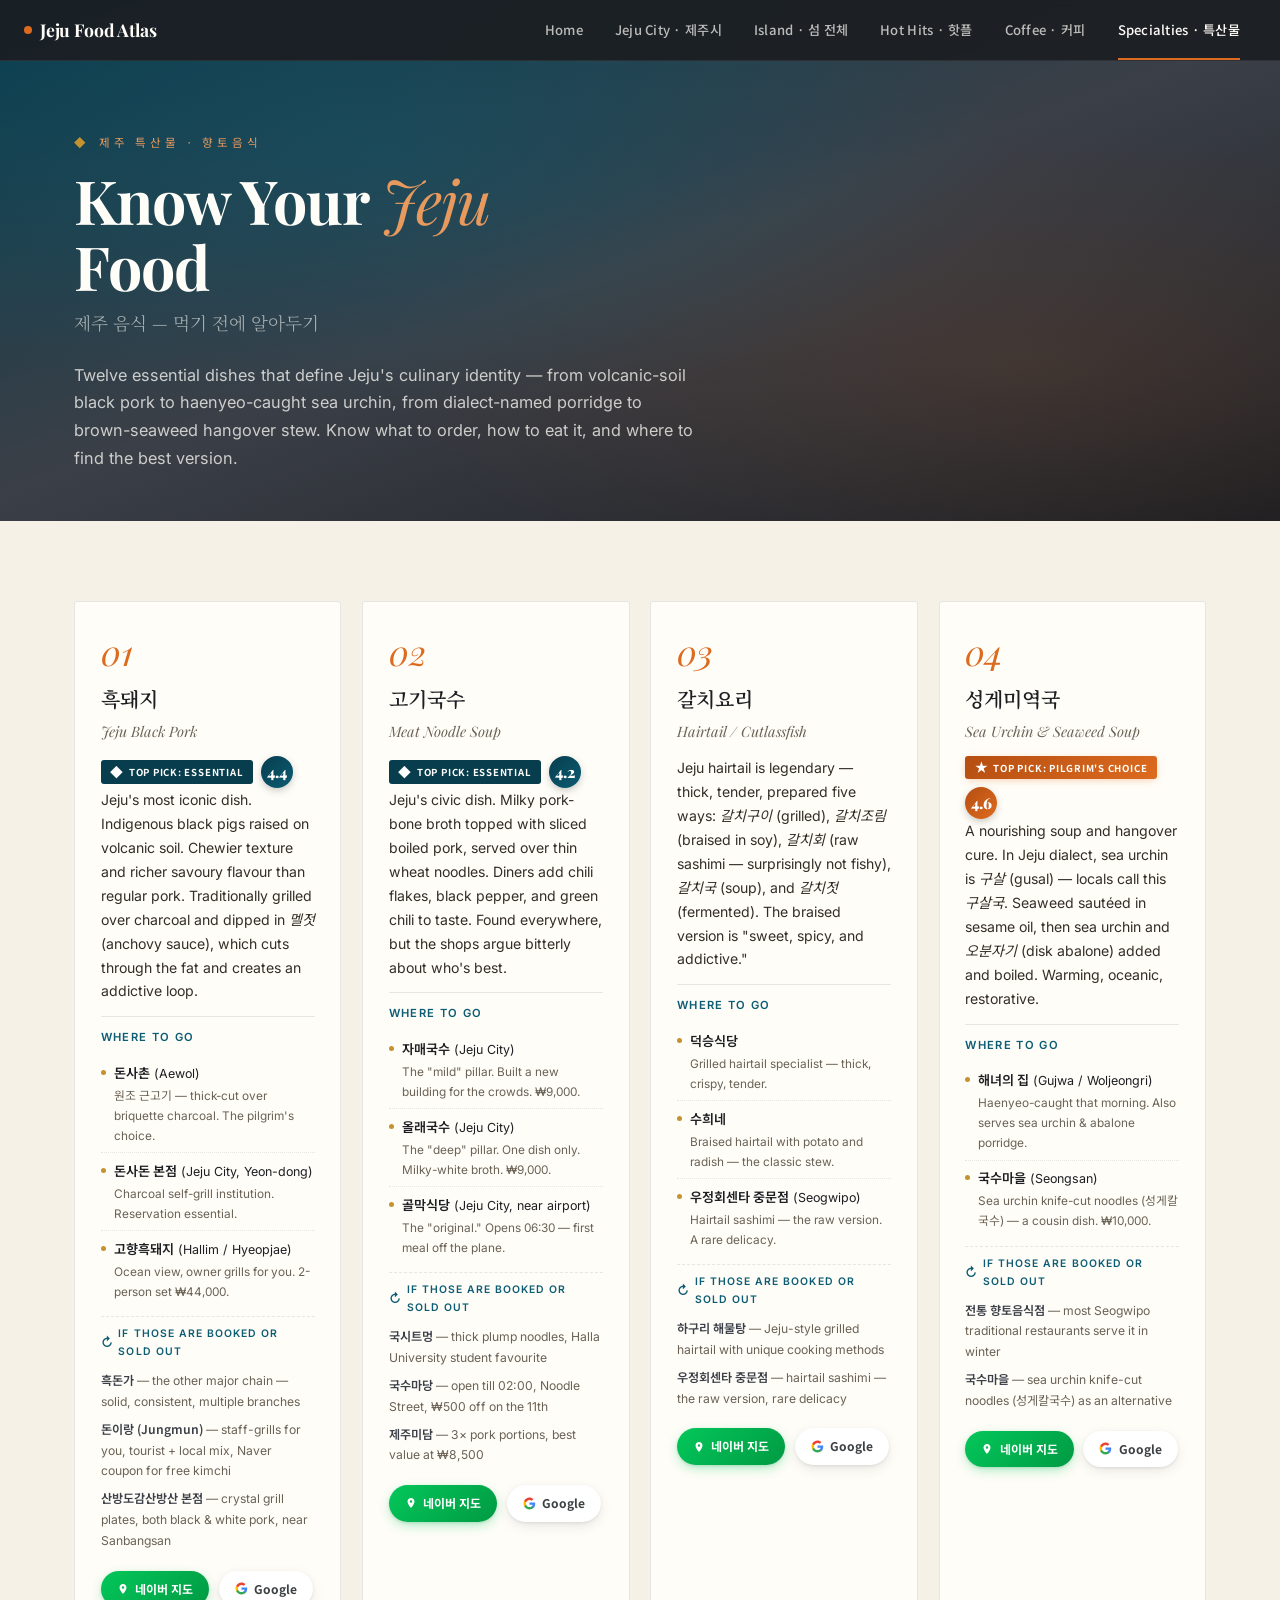
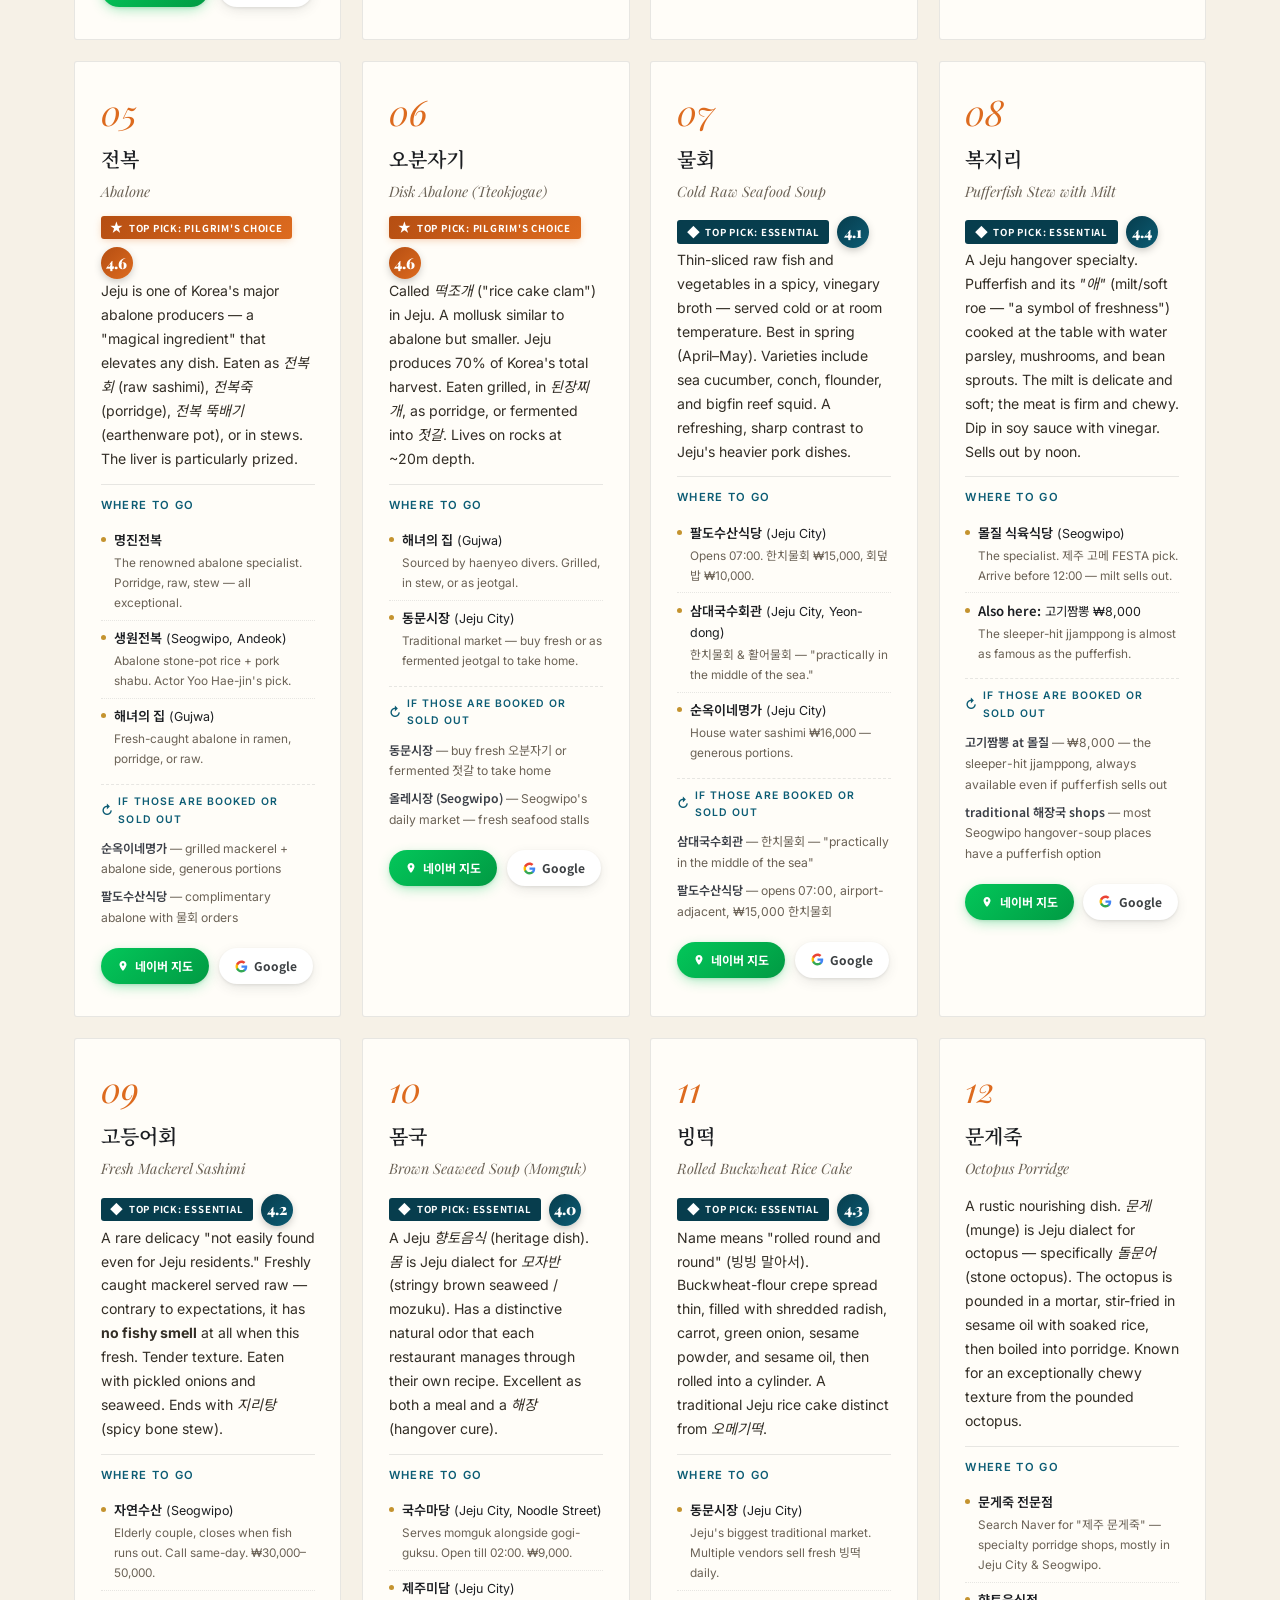
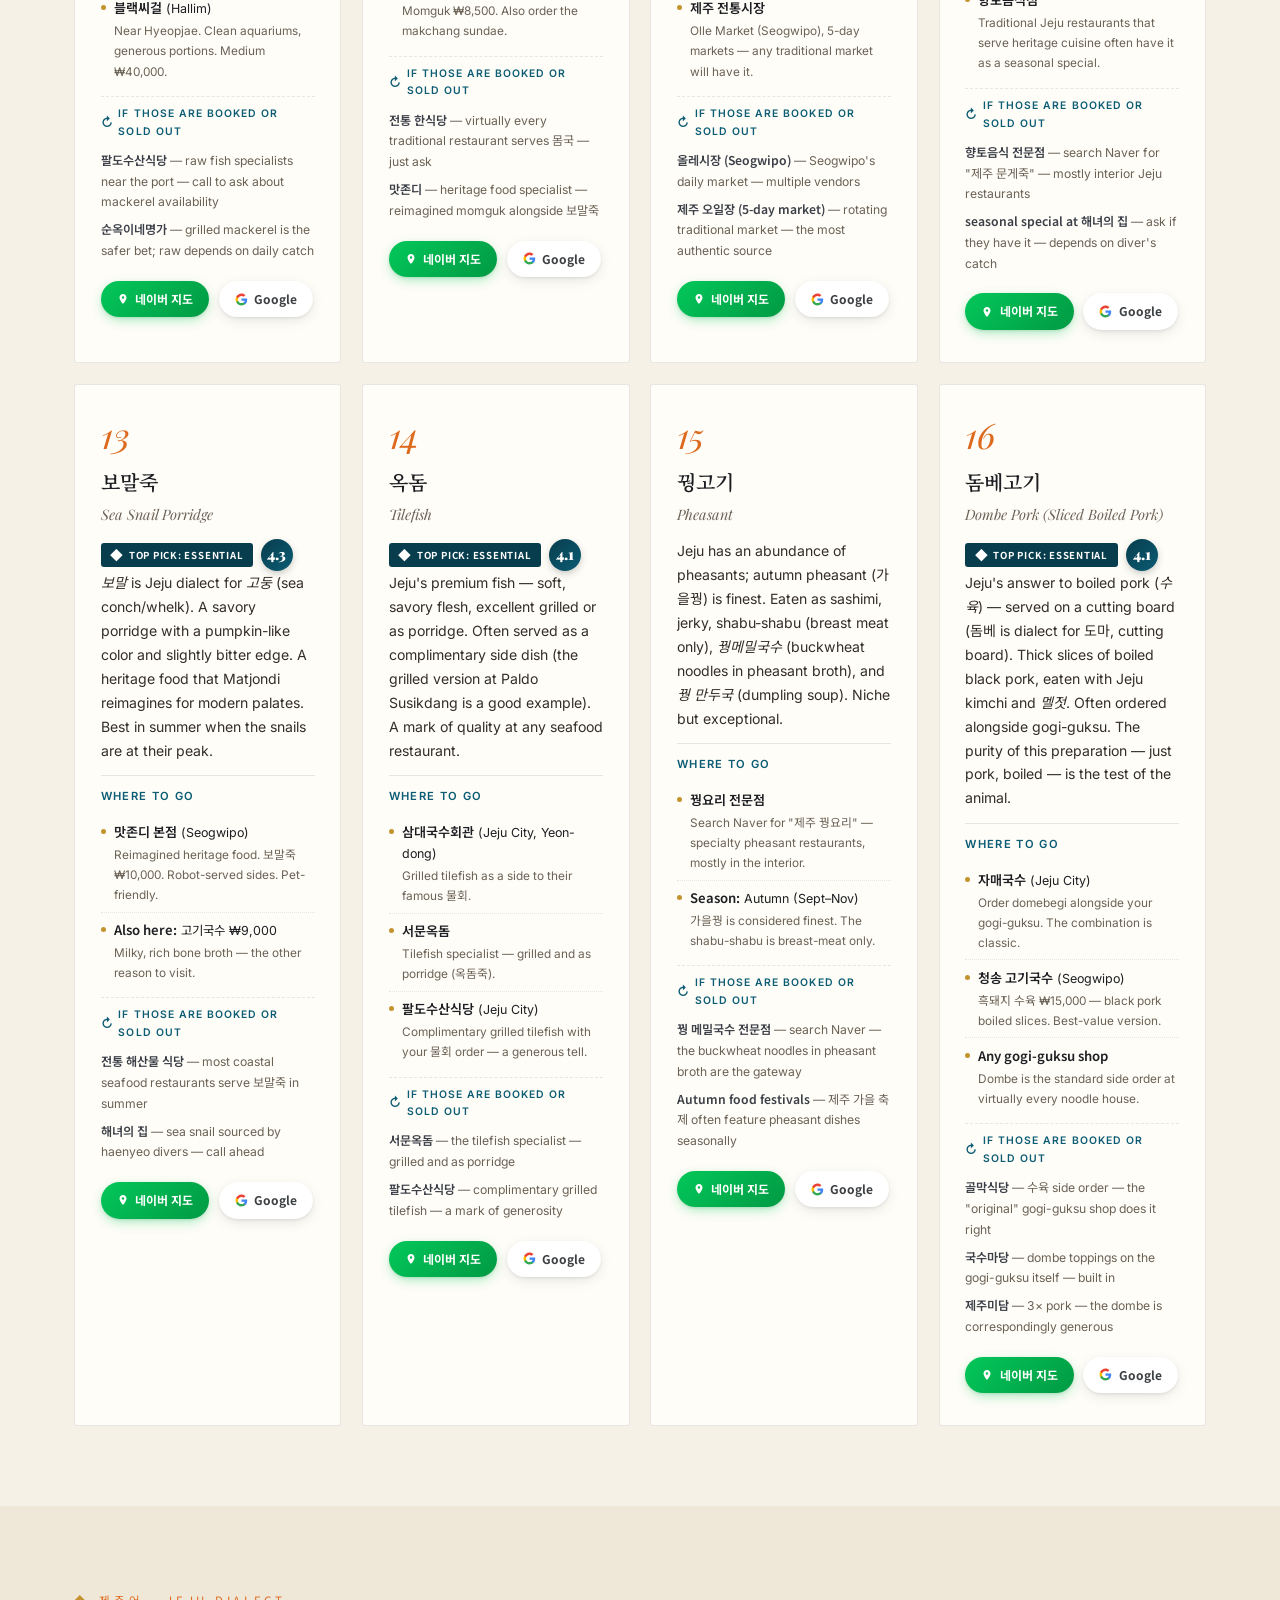
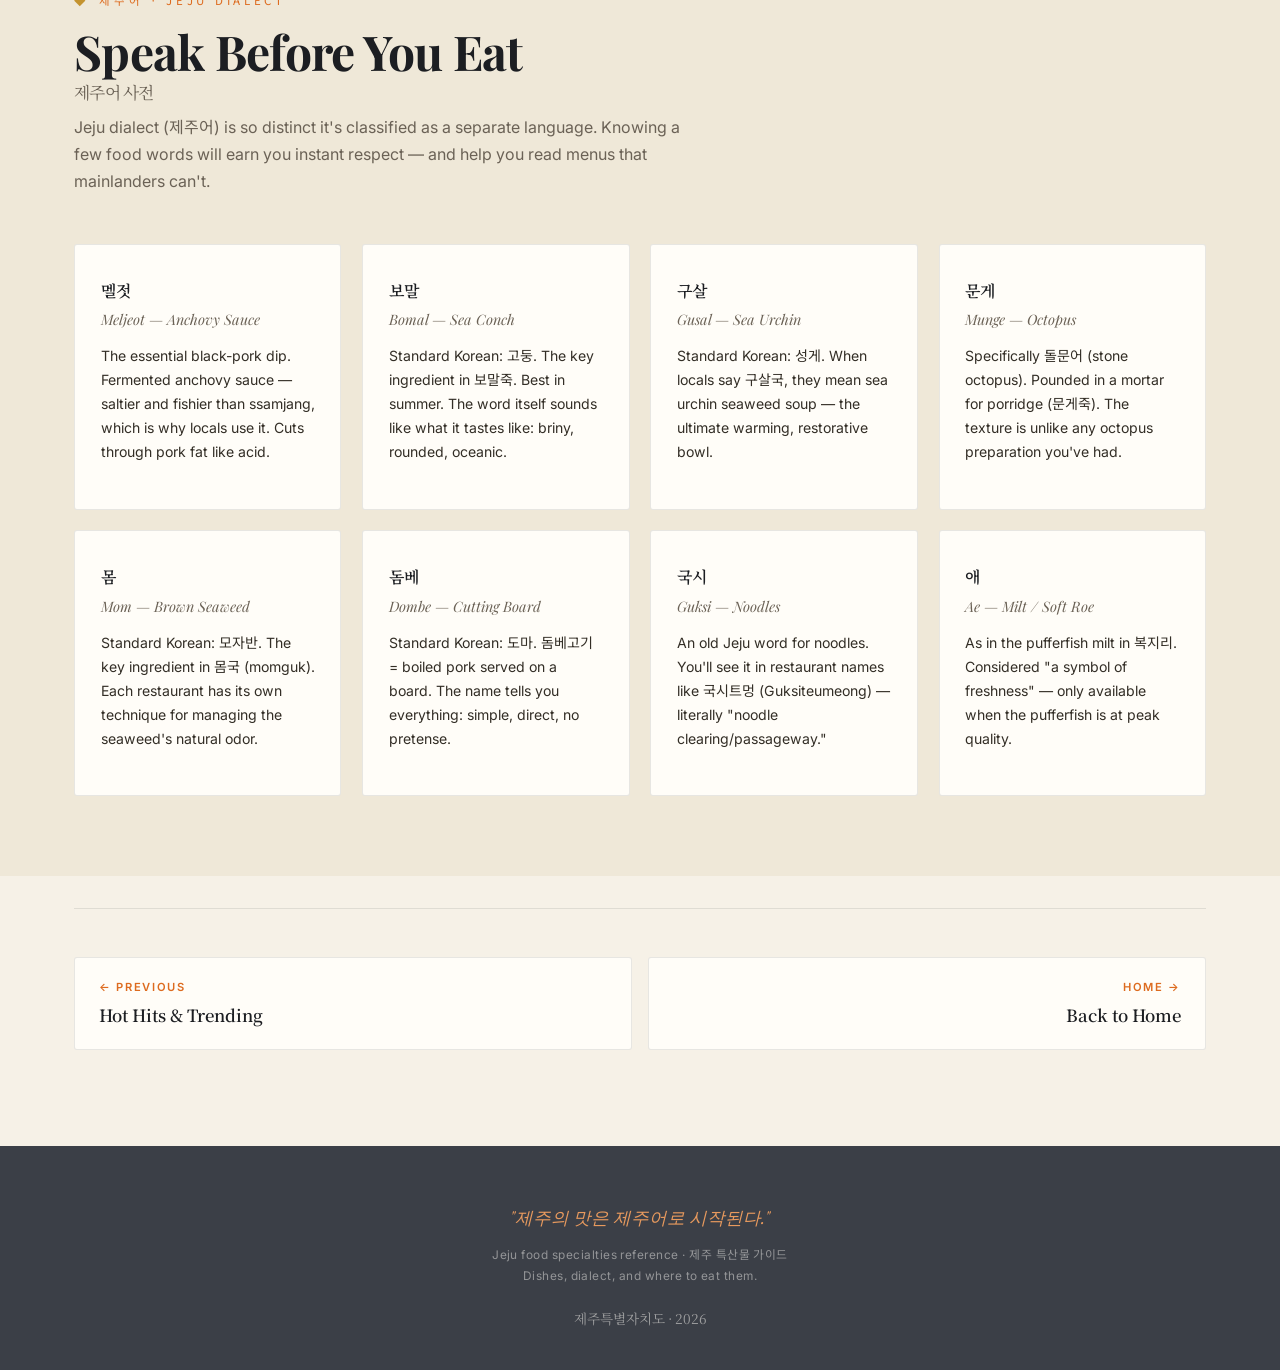
<file: jeju/specialties.html>
<!DOCTYPE html>
<html lang="en">
<head>
<meta charset="UTF-8">
<meta name="viewport" content="width=device-width, initial-scale=1.0">
<title>Jeju Specialties · 제주 특산물</title>

<meta name="description" content="A foodie's field guide to Jeju Island — 80+ restaurants, cafes, bakeries, and coffee roasters with interactive maps and ratings."/>
<link rel="manifest" href="manifest.json"/>
<meta name="theme-color" content="#0c5c74"/>
<meta name="apple-mobile-web-app-capable" content="yes"/>
<meta name="apple-mobile-web-app-status-bar-style" content="black-translucent"/>
<meta name="apple-mobile-web-app-title" content="Jeju Food"/>
<link rel="apple-touch-icon" href="img/apple-touch-icon.png"/>
<link rel="icon" type="image/png" sizes="32x32" href="img/favicon-32.png"/>
<link rel="icon" type="image/png" sizes="16x16" href="img/favicon-16.png"/>
<link rel="icon" type="image/svg+xml" href="img/logo.svg"/>
<link rel="shortcut icon" href="img/favicon-32.png"/>

<link rel="preconnect" href="https://fonts.googleapis.com">
<link rel="preconnect" href="https://fonts.gstatic.com" crossorigin>
<link href="https://fonts.googleapis.com/css2?family=Noto+Serif+KR:wght@300;400;500;600;700;900&family=Noto+Sans+KR:wght@300;400;500;700&family=Playfair+Display:ital,wght@0,400;0,700;0,900;1,400&family=Inter:wght@300;400;500;600&display=swap" rel="stylesheet">
<link rel="stylesheet" href="css/style.css">
</head>
<body>

<!-- NAV -->
<nav class="nav">
  <div class="nav-inner">
    <a href="index.html" class="nav-brand"><span class="logo-dot"></span>Jeju Food Atlas</a>
    <ul class="nav-links" id="navLinks">
      <li><a href="index.html">Home</a></li>
      <li><a href="jeju-city.html">Jeju City · 제주시</a></li>
      <li><a href="island.html">Island · 섬 전체</a></li>
      <li><a href="hot-hits.html">Hot Hits · 핫플</a></li>
      <li><a href="coffee.html">Coffee · 커피</a></li>
      <li><a href="specialties.html" class="active">Specialties · 특산물</a></li>
    </ul>
    <button class="nav-burger" onclick="document.getElementById('navLinks').classList.toggle('open')">☰</button>
  </div>
</nav>

<!-- SUB HERO -->
<header class="sub-hero">
  <div class="wrap sub-hero-inner">
    <span class="kicker">제주 특산물 · 향토음식</span>
    <h1>Know Your <em>Jeju</em><br>Food</h1>
    <p class="ko">제주 음식 — 먹기 전에 알아두기</p>
    <p class="lead">Twelve essential dishes that define Jeju's culinary identity — from volcanic-soil black pork to haenyeo-caught sea urchin, from dialect-named porridge to brown-seaweed hangover stew. Know what to order, how to eat it, and where to find the best version.</p>
  </div>
</header>

<!-- SPECIALTIES -->
<section>
  <div class="wrap">
    <div class="spec-grid">

      <div class="spec-card" data-query="돈사촌 애월 흑돼지">
        <div class="spec-num">01</div>
        <h3>흑돼지</h3>
        <div class="spec-en">Jeju Black Pork</div>
        <p>Jeju's most iconic dish. Indigenous black pigs raised on volcanic soil. Chewier texture and richer savoury flavour than regular pork. Traditionally grilled over charcoal and dipped in <em>멜젓</em> (anchovy sauce), which cuts through the fat and creates an addictive loop.</p>
        <div class="spec-recs">
          <div class="rec-label">Where to go</div>
          <div class="spec-rec"><div class="rec-pin"></div><div class="rec-info"><b>돈사촌</b> (Aewol)<div class="rec-note">원조 근고기 — thick-cut over briquette charcoal. The pilgrim's choice.</div></div></div>
          <div class="spec-rec"><div class="rec-pin"></div><div class="rec-info"><b>돈사돈 본점</b> (Jeju City, Yeon-dong)<div class="rec-note">Charcoal self-grill institution. Reservation essential.</div></div></div>
          <div class="spec-rec"><div class="rec-pin"></div><div class="rec-info"><b>고향흑돼지</b> (Hallim / Hyeopjae)<div class="rec-note">Ocean view, owner grills for you. 2-person set ₩44,000.</div></div></div>
        </div>
      </div>

      <div class="spec-card" data-query="자매국수 제주시 고기국수">
        <div class="spec-num">02</div>
        <h3>고기국수</h3>
        <div class="spec-en">Meat Noodle Soup</div>
        <p>Jeju's civic dish. Milky pork-bone broth topped with sliced boiled pork, served over thin wheat noodles. Diners add chili flakes, black pepper, and green chili to taste. Found everywhere, but the shops argue bitterly about who's best.</p>
        <div class="spec-recs">
          <div class="rec-label">Where to go</div>
          <div class="spec-rec"><div class="rec-pin"></div><div class="rec-info"><b>자매국수</b> (Jeju City)<div class="rec-note">The "mild" pillar. Built a new building for the crowds. ₩9,000.</div></div></div>
          <div class="spec-rec"><div class="rec-pin"></div><div class="rec-info"><b>올래국수</b> (Jeju City)<div class="rec-note">The "deep" pillar. One dish only. Milky-white broth. ₩9,000.</div></div></div>
          <div class="spec-rec"><div class="rec-pin"></div><div class="rec-info"><b>골막식당</b> (Jeju City, near airport)<div class="rec-note">The "original." Opens 06:30 — first meal off the plane.</div></div></div>
        </div>
      </div>

      <div class="spec-card" data-query="덕승식당 제주 갈치조림">
        <div class="spec-num">03</div>
        <h3>갈치요리</h3>
        <div class="spec-en">Hairtail / Cutlassfish</div>
        <p>Jeju hairtail is legendary — thick, tender, prepared five ways: <em>갈치구이</em> (grilled), <em>갈치조림</em> (braised in soy), <em>갈치회</em> (raw sashimi — surprisingly not fishy), <em>갈치국</em> (soup), and <em>갈치젓</em> (fermented). The braised version is "sweet, spicy, and addictive."</p>
        <div class="spec-recs">
          <div class="rec-label">Where to go</div>
          <div class="spec-rec"><div class="rec-pin"></div><div class="rec-info"><b>덕승식당</b><div class="rec-note">Grilled hairtail specialist — thick, crispy, tender.</div></div></div>
          <div class="spec-rec"><div class="rec-pin"></div><div class="rec-info"><b>수희네</b><div class="rec-note">Braised hairtail with potato and radish — the classic stew.</div></div></div>
          <div class="spec-rec"><div class="rec-pin"></div><div class="rec-info"><b>우정회센타 중문점</b> (Seogwipo)<div class="rec-note">Hairtail sashimi — the raw version. A rare delicacy.</div></div></div>
        </div>
      </div>

      <div class="spec-card" data-query="해녀의집 구좌 성게미역국">
        <div class="spec-num">04</div>
        <h3>성게미역국</h3>
        <div class="spec-en">Sea Urchin & Seaweed Soup</div>
        <p>A nourishing soup and hangover cure. In Jeju dialect, sea urchin is <em>구살</em> (gusal) — locals call this <em>구살국</em>. Seaweed sautéed in sesame oil, then sea urchin and <em>오분자기</em> (disk abalone) added and boiled. Warming, oceanic, restorative.</p>
        <div class="spec-recs">
          <div class="rec-label">Where to go</div>
          <div class="spec-rec"><div class="rec-pin"></div><div class="rec-info"><b>해녀의 집</b> (Gujwa / Woljeongri)<div class="rec-note">Haenyeo-caught that morning. Also serves sea urchin &amp; abalone porridge.</div></div></div>
          <div class="spec-rec"><div class="rec-pin"></div><div class="rec-info"><b>국수마을</b> (Seongsan)<div class="rec-note">Sea urchin knife-cut noodles (성게칼국수) — a cousin dish. ₩10,000.</div></div></div>
        </div>
      </div>

      <div class="spec-card" data-query="명진전복 제주 전복죽">
        <div class="spec-num">05</div>
        <h3>전복</h3>
        <div class="spec-en">Abalone</div>
        <p>Jeju is one of Korea's major abalone producers — a "magical ingredient" that elevates any dish. Eaten as <em>전복회</em> (raw sashimi), <em>전복죽</em> (porridge), <em>전복 뚝배기</em> (earthenware pot), or in stews. The liver is particularly prized.</p>
        <div class="spec-recs">
          <div class="rec-label">Where to go</div>
          <div class="spec-rec"><div class="rec-pin"></div><div class="rec-info"><b>명진전복</b><div class="rec-note">The renowned abalone specialist. Porridge, raw, stew — all exceptional.</div></div></div>
          <div class="spec-rec"><div class="rec-pin"></div><div class="rec-info"><b>생원전복</b> (Seogwipo, Andeok)<div class="rec-note">Abalone stone-pot rice + pork shabu. Actor Yoo Hae-jin's pick.</div></div></div>
          <div class="spec-rec"><div class="rec-pin"></div><div class="rec-info"><b>해녀의 집</b> (Gujwa)<div class="rec-note">Fresh-caught abalone in ramen, porridge, or raw.</div></div></div>
        </div>
      </div>

      <div class="spec-card" data-query="해녀의집 구좌 오분자기">
        <div class="spec-num">06</div>
        <h3>오분자기</h3>
        <div class="spec-en">Disk Abalone (Tteokjogae)</div>
        <p>Called <em>떡조개</em> ("rice cake clam") in Jeju. A mollusk similar to abalone but smaller. Jeju produces 70% of Korea's total harvest. Eaten grilled, in <em>된장찌개</em>, as porridge, or fermented into <em>젓갈</em>. Lives on rocks at ~20m depth.</p>
        <div class="spec-recs">
          <div class="rec-label">Where to go</div>
          <div class="spec-rec"><div class="rec-pin"></div><div class="rec-info"><b>해녀의 집</b> (Gujwa)<div class="rec-note">Sourced by haenyeo divers. Grilled, in stew, or as jeotgal.</div></div></div>
          <div class="spec-rec"><div class="rec-pin"></div><div class="rec-info"><b>동문시장</b> (Jeju City)<div class="rec-note">Traditional market — buy fresh or as fermented jeotgal to take home.</div></div></div>
        </div>
      </div>

      <div class="spec-card" data-query="팔도수산식당 제주시 물회">
        <div class="spec-num">07</div>
        <h3>물회</h3>
        <div class="spec-en">Cold Raw Seafood Soup</div>
        <p>Thin-sliced raw fish and vegetables in a spicy, vinegary broth — served cold or at room temperature. Best in spring (April–May). Varieties include sea cucumber, conch, flounder, and bigfin reef squid. A refreshing, sharp contrast to Jeju's heavier pork dishes.</p>
        <div class="spec-recs">
          <div class="rec-label">Where to go</div>
          <div class="spec-rec"><div class="rec-pin"></div><div class="rec-info"><b>팔도수산식당</b> (Jeju City)<div class="rec-note">Opens 07:00. 한치물회 ₩15,000, 회덮밥 ₩10,000.</div></div></div>
          <div class="spec-rec"><div class="rec-pin"></div><div class="rec-info"><b>삼대국수회관</b> (Jeju City, Yeon-dong)<div class="rec-note">한치물회 &amp; 활어물회 — "practically in the middle of the sea."</div></div></div>
          <div class="spec-rec"><div class="rec-pin"></div><div class="rec-info"><b>순옥이네명가</b> (Jeju City)<div class="rec-note">House water sashimi ₩16,000 — generous portions.</div></div></div>
        </div>
      </div>

      <div class="spec-card" data-query="몰질식육식당 서귀포 복지리">
        <div class="spec-num">08</div>
        <h3>복지리</h3>
        <div class="spec-en">Pufferfish Stew with Milt</div>
        <p>A Jeju hangover specialty. Pufferfish and its <em>"애"</em> (milt/soft roe — "a symbol of freshness") cooked at the table with water parsley, mushrooms, and bean sprouts. The milt is delicate and soft; the meat is firm and chewy. Dip in soy sauce with vinegar. Sells out by noon.</p>
        <div class="spec-recs">
          <div class="rec-label">Where to go</div>
          <div class="spec-rec"><div class="rec-pin"></div><div class="rec-info"><b>몰질 식육식당</b> (Seogwipo)<div class="rec-note">The specialist. 제주 고메 FESTA pick. Arrive before 12:00 — milt sells out.</div></div></div>
          <div class="spec-rec"><div class="rec-pin"></div><div class="rec-info"><b>Also here:</b> 고기짬뽕 ₩8,000<div class="rec-note">The sleeper-hit jjamppong is almost as famous as the pufferfish.</div></div></div>
        </div>
      </div>

      <div class="spec-card" data-query="자연수산 서귀포 고등어회">
        <div class="spec-num">09</div>
        <h3>고등어회</h3>
        <div class="spec-en">Fresh Mackerel Sashimi</div>
        <p>A rare delicacy "not easily found even for Jeju residents." Freshly caught mackerel served raw — contrary to expectations, it has <strong>no fishy smell</strong> at all when this fresh. Tender texture. Eaten with pickled onions and seaweed. Ends with <em>지리탕</em> (spicy bone stew).</p>
        <div class="spec-recs">
          <div class="rec-label">Where to go</div>
          <div class="spec-rec"><div class="rec-pin"></div><div class="rec-info"><b>자연수산</b> (Seogwipo)<div class="rec-note">Elderly couple, closes when fish runs out. Call same-day. ₩30,000–50,000.</div></div></div>
          <div class="spec-rec"><div class="rec-pin"></div><div class="rec-info"><b>블랙씨걸</b> (Hallim)<div class="rec-note">Near Hyeopjae. Clean aquariums, generous portions. Medium ₩40,000.</div></div></div>
        </div>
      </div>

      <div class="spec-card" data-query="국수마당 제주시 몸국">
        <div class="spec-num">10</div>
        <h3>몸국</h3>
        <div class="spec-en">Brown Seaweed Soup (Momguk)</div>
        <p>A Jeju <em>향토음식</em> (heritage dish). <em>몸</em> is Jeju dialect for <em>모자반</em> (stringy brown seaweed / mozuku). Has a distinctive natural odor that each restaurant manages through their own recipe. Excellent as both a meal and a <em>해장</em> (hangover cure).</p>
        <div class="spec-recs">
          <div class="rec-label">Where to go</div>
          <div class="spec-rec"><div class="rec-pin"></div><div class="rec-info"><b>국수마당</b> (Jeju City, Noodle Street)<div class="rec-note">Serves momguk alongside gogi-guksu. Open till 02:00. ₩9,000.</div></div></div>
          <div class="spec-rec"><div class="rec-pin"></div><div class="rec-info"><b>제주미담</b> (Jeju City)<div class="rec-note">Momguk ₩8,500. Also order the makchang sundae.</div></div></div>
        </div>
      </div>

      <div class="spec-card" data-query="제주 동문시장 빙떡">
        <div class="spec-num">11</div>
        <h3>빙떡</h3>
        <div class="spec-en">Rolled Buckwheat Rice Cake</div>
        <p>Name means "rolled round and round" (빙빙 말아서). Buckwheat-flour crepe spread thin, filled with shredded radish, carrot, green onion, sesame powder, and sesame oil, then rolled into a cylinder. A traditional Jeju rice cake distinct from <em>오메기떡</em>.</p>
        <div class="spec-recs">
          <div class="rec-label">Where to go</div>
          <div class="spec-rec"><div class="rec-pin"></div><div class="rec-info"><b>동문시장</b> (Jeju City)<div class="rec-note">Jeju's biggest traditional market. Multiple vendors sell fresh 빙떡 daily.</div></div></div>
          <div class="spec-rec"><div class="rec-pin"></div><div class="rec-info"><b>제주 전통시장</b><div class="rec-note">Olle Market (Seogwipo), 5-day markets — any traditional market will have it.</div></div></div>
        </div>
      </div>

      <div class="spec-card" data-query="제주 문게죽 전문점">
        <div class="spec-num">12</div>
        <h3>문게죽</h3>
        <div class="spec-en">Octopus Porridge</div>
        <p>A rustic nourishing dish. <em>문게</em> (munge) is Jeju dialect for octopus — specifically <em>돌문어</em> (stone octopus). The octopus is pounded in a mortar, stir-fried in sesame oil with soaked rice, then boiled into porridge. Known for an exceptionally chewy texture from the pounded octopus.</p>
        <div class="spec-recs">
          <div class="rec-label">Where to go</div>
          <div class="spec-rec"><div class="rec-pin"></div><div class="rec-info"><b>문게죽 전문점</b><div class="rec-note">Search Naver for "제주 문게죽" — specialty porridge shops, mostly in Jeju City &amp; Seogwipo.</div></div></div>
          <div class="spec-rec"><div class="rec-pin"></div><div class="rec-info"><b>향토음식점</b><div class="rec-note">Traditional Jeju restaurants that serve heritage cuisine often have it as a seasonal special.</div></div></div>
        </div>
      </div>

      <div class="spec-card" data-query="맛존디 본점 서귀포 보말죽">
        <div class="spec-num">13</div>
        <h3>보말죽</h3>
        <div class="spec-en">Sea Snail Porridge</div>
        <p><em>보말</em> is Jeju dialect for <em>고둥</em> (sea conch/whelk). A savory porridge with a pumpkin-like color and slightly bitter edge. A heritage food that Matjondi reimagines for modern palates. Best in summer when the snails are at their peak.</p>
        <div class="spec-recs">
          <div class="rec-label">Where to go</div>
          <div class="spec-rec"><div class="rec-pin"></div><div class="rec-info"><b>맛존디 본점</b> (Seogwipo)<div class="rec-note">Reimagined heritage food. 보말죽 ₩10,000. Robot-served sides. Pet-friendly.</div></div></div>
          <div class="spec-rec"><div class="rec-pin"></div><div class="rec-info"><b>Also here:</b> 고기국수 ₩9,000<div class="rec-note">Milky, rich bone broth — the other reason to visit.</div></div></div>
        </div>
      </div>

      <div class="spec-card" data-query="삼대국수회관 제주시 옥돔">
        <div class="spec-num">14</div>
        <h3>옥돔</h3>
        <div class="spec-en">Tilefish</div>
        <p>Jeju's premium fish — soft, savory flesh, excellent grilled or as porridge. Often served as a complimentary side dish (the grilled version at Paldo Susikdang is a good example). A mark of quality at any seafood restaurant.</p>
        <div class="spec-recs">
          <div class="rec-label">Where to go</div>
          <div class="spec-rec"><div class="rec-pin"></div><div class="rec-info"><b>삼대국수회관</b> (Jeju City, Yeon-dong)<div class="rec-note">Grilled tilefish as a side to their famous 물회.</div></div></div>
          <div class="spec-rec"><div class="rec-pin"></div><div class="rec-info"><b>서문옥돔</b><div class="rec-note">Tilefish specialist — grilled and as porridge (옥돔죽).</div></div></div>
          <div class="spec-rec"><div class="rec-pin"></div><div class="rec-info"><b>팔도수산식당</b> (Jeju City)<div class="rec-note">Complimentary grilled tilefish with your 물회 order — a generous tell.</div></div></div>
        </div>
      </div>

      <div class="spec-card" data-query="제주 꿩고기 전문점">
        <div class="spec-num">15</div>
        <h3>꿩고기</h3>
        <div class="spec-en">Pheasant</div>
        <p>Jeju has an abundance of pheasants; autumn pheasant (가을꿩) is finest. Eaten as sashimi, jerky, shabu-shabu (breast meat only), <em>꿩메밀국수</em> (buckwheat noodles in pheasant broth), and <em>꿩 만두국</em> (dumpling soup). Niche but exceptional.</p>
        <div class="spec-recs">
          <div class="rec-label">Where to go</div>
          <div class="spec-rec"><div class="rec-pin"></div><div class="rec-info"><b>꿩요리 전문점</b><div class="rec-note">Search Naver for "제주 꿩요리" — specialty pheasant restaurants, mostly in the interior.</div></div></div>
          <div class="spec-rec"><div class="rec-pin"></div><div class="rec-info"><b>Season:</b> Autumn (Sept–Nov)<div class="rec-note">가을꿩 is considered finest. The shabu-shabu is breast-meat only.</div></div></div>
        </div>
      </div>

      <div class="spec-card" data-query="자매국수 제주시 돔베고기">
        <div class="spec-num">16</div>
        <h3>돔베고기</h3>
        <div class="spec-en">Dombe Pork (Sliced Boiled Pork)</div>
        <p>Jeju's answer to boiled pork (<em>수육</em>) — served on a cutting board (돔베 is dialect for 도마, cutting board). Thick slices of boiled black pork, eaten with Jeju kimchi and <em>멜젓</em>. Often ordered alongside gogi-guksu. The purity of this preparation — just pork, boiled — is the test of the animal.</p>
        <div class="spec-recs">
          <div class="rec-label">Where to go</div>
          <div class="spec-rec"><div class="rec-pin"></div><div class="rec-info"><b>자매국수</b> (Jeju City)<div class="rec-note">Order domebegi alongside your gogi-guksu. The combination is classic.</div></div></div>
          <div class="spec-rec"><div class="rec-pin"></div><div class="rec-info"><b>청송 고기국수</b> (Seogwipo)<div class="rec-note">흑돼지 수육 ₩15,000 — black pork boiled slices. Best-value version.</div></div></div>
          <div class="spec-rec"><div class="rec-pin"></div><div class="rec-info"><b>Any gogi-guksu shop</b><div class="rec-note">Dombe is the standard side order at virtually every noodle house.</div></div></div>
        </div>
      </div>

    </div>
  </div>
</section>

<!-- JEJU DIALECT GLOSSARY -->
<section style="background:var(--paper-warm)">
  <div class="wrap">
    <div class="section-head">
      <span class="kicker">제주어 · Jeju Dialect</span>
      <h2>Speak Before You Eat <span class="ko">제주어 사전</span></h2>
      <p>Jeju dialect (제주어) is so distinct it's classified as a separate language. Knowing a few food words will earn you instant respect — and help you read menus that mainlanders can't.</p>
    </div>
    <div class="spec-grid">
      <div class="spec-card">
        <h3 style="font-size:1rem">멜젓</h3>
        <div class="spec-en">Meljeot — Anchovy Sauce</div>
        <p>The essential black-pork dip. Fermented anchovy sauce — saltier and fishier than ssamjang, which is why locals use it. Cuts through pork fat like acid.</p>
      </div>
      <div class="spec-card">
        <h3 style="font-size:1rem">보말</h3>
        <div class="spec-en">Bomal — Sea Conch</div>
        <p>Standard Korean: 고둥. The key ingredient in 보말죽. Best in summer. The word itself sounds like what it tastes like: briny, rounded, oceanic.</p>
      </div>
      <div class="spec-card">
        <h3 style="font-size:1rem">구살</h3>
        <div class="spec-en">Gusal — Sea Urchin</div>
        <p>Standard Korean: 성게. When locals say 구살국, they mean sea urchin seaweed soup — the ultimate warming, restorative bowl.</p>
      </div>
      <div class="spec-card">
        <h3 style="font-size:1rem">문게</h3>
        <div class="spec-en">Munge — Octopus</div>
        <p>Specifically 돌문어 (stone octopus). Pounded in a mortar for porridge (문게죽). The texture is unlike any octopus preparation you've had.</p>
      </div>
      <div class="spec-card">
        <h3 style="font-size:1rem">몸</h3>
        <div class="spec-en">Mom — Brown Seaweed</div>
        <p>Standard Korean: 모자반. The key ingredient in 몸국 (momguk). Each restaurant has its own technique for managing the seaweed's natural odor.</p>
      </div>
      <div class="spec-card">
        <h3 style="font-size:1rem">돔베</h3>
        <div class="spec-en">Dombe — Cutting Board</div>
        <p>Standard Korean: 도마. 돔베고기 = boiled pork served on a board. The name tells you everything: simple, direct, no pretense.</p>
      </div>
      <div class="spec-card">
        <h3 style="font-size:1rem">국시</h3>
        <div class="spec-en">Guksi — Noodles</div>
        <p>An old Jeju word for noodles. You'll see it in restaurant names like 국시트멍 (Guksiteumeong) — literally "noodle clearing/passageway."</p>
      </div>
      <div class="spec-card">
        <h3 style="font-size:1rem">애</h3>
        <div class="spec-en">Ae — Milt / Soft Roe</div>
        <p>As in the pufferfish milt in 복지리. Considered "a symbol of freshness" — only available when the pufferfish is at peak quality.</p>
      </div>
    </div>
  </div>
</section>

<!-- PAGE NAV -->
<div class="wrap" style="padding-bottom:3rem">
  <div class="page-nav">
    <a href="hot-hits.html">
      <div class="pn-dir">← Previous</div>
      <div class="pn-title">Hot Hits &amp; Trending</div>
    </a>
    <a href="index.html" class="next">
      <div class="pn-dir">Home →</div>
      <div class="pn-title">Back to Home</div>
    </a>
  </div>
</div>

<!-- FOOTER -->
<footer class="footer">
  <div class="wrap">
    <p>"제주의 맛은 제주어로 시작된다."</p>
    <small>
      Jeju food specialties reference · 제주 특산물 가이드<br>
      Dishes, dialect, and where to eat them.
    </small>
    <div class="sig">제주특별자치도 · 2026</div>
  </div>
</footer>

<script src="js/main.js"></script>

<script>
if("serviceWorker" in navigator){
  navigator.serviceWorker.register("sw.js").catch(function(){});
}
</script>

</body>
</html>
</file>
<file: jeju/css/style.css>
/* ================================================
   JEJU FOOD GUIDE — Shared Stylesheet
   Palette: volcanic stone, ocean, tangerine, basalt
   ================================================ */

:root{
  --ink:#1c1e22;
  --ink-soft:#2d3138;
  --paper:#f6f1e7;
  --paper-warm:#efe8d8;
  --paper-dark:#e2d8c4;
  --ocean:#0c5c74;
  --ocean-deep:#073d4d;
  --ocean-light:#2a8ba8;
  --tangerine:#dd6b1f;
  --tangerine-deep:#b54e12;
  --tangerine-soft:#e89a5e;
  --basalt:#3b3f47;
  --basalt-light:#5a606b;
  --green:#3a6b3a;
  --green-deep:#1e4422;
  --gold:#c4932f;
  --gold-soft:#dcc06e;
  --muted:#6b6256;
  --line:rgba(28,30,34,.1);
  --line-strong:rgba(28,30,34,.24);
  --white:#fffdf8;
}

*{margin:0;padding:0;box-sizing:border-box}
html{scroll-behavior:smooth}
body{
  background:var(--paper);
  color:var(--ink);
  font-family:'Inter','Noto Sans KR',-apple-system,BlinkMacSystemFont,'Segoe UI',Roboto,sans-serif;
  line-height:1.7;
  -webkit-font-smoothing:antialiased;
  overflow-x:hidden;
}
a{color:inherit}

/* ---------- NAVIGATION ---------- */
.nav{
  position:fixed;top:0;left:0;right:0;z-index:1000;
  background:rgba(28,30,34,.92);
  backdrop-filter:blur(16px);
  -webkit-backdrop-filter:blur(16px);
  border-bottom:1px solid rgba(255,253,248,.08);
  transition:background .3s ease;
}
.nav-inner{
  max-width:1280px;margin:0 auto;
  display:flex;align-items:center;justify-content:space-between;
  padding:0 1.5rem;height:60px;
}
.nav-brand{
  font-family:'Playfair Display',serif;
  font-weight:700;font-size:1.1rem;
  color:var(--white);
  text-decoration:none;
  display:flex;align-items:center;gap:.5rem;
  letter-spacing:-.01em;
}
.nav-brand .logo-dot{
  width:8px;height:8px;border-radius:50%;
  background:var(--tangerine);
  display:inline-block;
}
.nav-links{display:flex;gap:0;list-style:none}
.nav-links a{
  display:block;
  padding:0 1rem;
  font-family:'Noto Sans KR',sans-serif;
  font-size:.82rem;font-weight:500;
  color:rgba(255,253,248,.7);
  text-decoration:none;
  letter-spacing:.02em;
  transition:color .2s ease;
  position:relative;
  line-height:60px;
}
.nav-links a:hover{color:var(--tangerine-soft)}
.nav-links a.active{color:var(--white)}
.nav-links a.active::after{
  content:"";position:absolute;
  bottom:0;left:1rem;right:1rem;height:2px;
  background:var(--tangerine);
}
.nav-burger{display:none;font-size:1.5rem;color:var(--white);background:none;border:none;cursor:pointer}

@media(max-width:768px){
  .nav-links{
    display:none;position:absolute;top:60px;left:0;right:0;
    flex-direction:column;background:rgba(28,30,34,.96);
    padding:1rem 0;gap:0;
  }
  .nav-links.open{display:flex}
  .nav-links a{line-height:1;padding:1rem 1.5rem}
  .nav-links a.active::after{display:none}
  .nav-burger{display:block}
}

/* ---------- SHARED LAYOUT ---------- */
.wrap{max-width:1180px;margin:0 auto;padding:0 1.5rem}
.wrap-wide{max-width:1340px;margin:0 auto;padding:0 1.5rem}
section{padding:5rem 0}
.section-head{margin-bottom:3rem;max-width:760px}
.kicker{
  font-family:'Noto Sans KR',sans-serif;
  font-size:.72rem;letter-spacing:.32em;text-transform:uppercase;
  color:var(--tangerine);
  margin-bottom:.9rem;
  display:inline-flex;align-items:center;gap:.6rem;
}
.kicker::before{content:"◆";color:var(--gold)}
.section-head h2{
  font-family:'Playfair Display',serif;
  font-weight:700;
  font-size:clamp(1.9rem,4.2vw,3rem);
  line-height:1.1;letter-spacing:-.015em;
  margin-bottom:.8rem;
}
.section-head h2 .ko{display:block;font-family:'Noto Serif KR',serif;font-size:1.05rem;font-weight:400;color:var(--muted);margin-top:.3rem}
.section-head p{color:var(--muted);font-size:1rem;max-width:620px}

/* ---------- POP-OUT LINK BUTTONS ---------- */
.pop-links{display:flex;gap:.6rem;flex-wrap:wrap;margin-top:1rem}
.pl{
  display:inline-flex;align-items:center;gap:.4rem;
  padding:.5rem 1rem;
  border-radius:50px;
  font-family:'Noto Sans KR','Inter',sans-serif;
  font-size:.75rem;font-weight:700;
  text-decoration:none;
  transition:transform .32s cubic-bezier(.34,1.56,.64,1),box-shadow .32s ease,filter .2s ease;
  cursor:pointer;border:none;white-space:nowrap;
}
.pl svg{flex-shrink:0;display:block}
.pl:active{transform:translateY(-1px) scale(1.01)!important}
.pl.naver{background:linear-gradient(135deg,#03c75a,#019a43);color:#fff;box-shadow:0 4px 14px -3px rgba(3,199,90,.45),0 1px 3px rgba(0,0,0,.1)}
.pl.naver:hover{transform:translateY(-3px) scale(1.05);box-shadow:0 12px 28px -5px rgba(3,199,90,.55),0 3px 8px rgba(0,0,0,.15);filter:brightness(1.06)}
.pl.google{background:#fff;color:#3c4043;box-shadow:0 4px 14px -3px rgba(60,64,67,.18),0 1px 3px rgba(0,0,0,.08)}
.pl.google:hover{transform:translateY(-3px) scale(1.05);box-shadow:0 12px 28px -5px rgba(66,133,244,.4),0 3px 8px rgba(0,0,0,.14);color:#1a73e8}

/* ---------- MAP ---------- */
.map-container{
  position:relative;
  border-radius:4px;
  overflow:hidden;
  box-shadow:0 8px 32px -8px rgba(28,30,34,.2);
  border:1px solid var(--line);
}
#map{height:560px;width:100%;background:var(--paper-dark)}
#map.small{height:420px}
.leaflet-popup-content-wrapper{
  background:var(--white);border-radius:4px;
  box-shadow:0 8px 32px -4px rgba(28,30,34,.25);
  border:1px solid var(--line);
}
.leaflet-popup-content{margin:0;padding:0;font-family:'Inter','Noto Sans KR',sans-serif}
.leaflet-popup-tip{background:var(--white)}
.popup-card{padding:1rem 1.2rem;min-width:200px;max-width:280px}
.popup-card .pop-type{font-size:.65rem;letter-spacing:.15em;text-transform:uppercase;color:var(--tangerine);font-weight:600;margin-bottom:.3rem}
.popup-card .pop-name{font-family:'Noto Serif KR',serif;font-size:1.05rem;font-weight:600;margin-bottom:.2rem;line-height:1.3}
.popup-card .pop-name .en{font-family:'Playfair Display',serif;font-style:italic;font-weight:400;color:var(--muted);font-size:.82rem;display:block}
.popup-card .pop-desc{font-size:.78rem;color:var(--muted);margin-bottom:.5rem}
.popup-card .pop-links{margin-top:.5rem}
.popup-card .pl{font-size:.68rem;padding:.35rem .8rem}
.map-legend{
  position:absolute;bottom:1rem;left:1rem;z-index:500;
  background:rgba(255,253,248,.94);
  backdrop-filter:blur(8px);
  border-radius:4px;padding:.8rem 1rem;
  box-shadow:0 4px 16px -4px rgba(28,30,34,.2);
  border:1px solid var(--line);
  font-size:.72rem;
}
.map-legend .lg-item{display:flex;align-items:center;gap:.5rem;margin-bottom:.35rem}
.map-legend .lg-item:last-child{margin-bottom:0}
.map-legend .lg-dot{width:12px;height:12px;border-radius:50%;border:2px solid #fff;box-shadow:0 1px 3px rgba(0,0,0,.2)}
.lg-dot.gem{background:var(--tangerine)}
.lg-dot.local{background:var(--ocean)}
.lg-dot.cafe{background:var(--green)}
.lg-dot.special{background:var(--gold)}

/* Custom marker pins */
.map-pin{
  width:28px;height:28px;border-radius:50% 50% 50% 0;
  transform:rotate(-45deg);
  border:2px solid #fff;
  box-shadow:0 2px 8px rgba(0,0,0,.3);
  display:flex;align-items:center;justify-content:center;
}
.map-pin span{transform:rotate(45deg);font-size:.7rem;color:#fff;font-weight:700}
.pin-gem{background:var(--tangerine)}
.pin-local{background:var(--ocean)}
.pin-cafe{background:var(--green)}
.pin-special{background:var(--gold)}

/* ---------- HERO (shared sub-page) ---------- */
.sub-hero{
  position:relative;
  padding:8rem 0 3rem;
  background:linear-gradient(160deg,var(--ocean-deep),var(--basalt) 50%,var(--ink));
  color:var(--white);
  overflow:hidden;
}
.sub-hero::before{
  content:"";position:absolute;inset:0;
  background-image:
    radial-gradient(ellipse at 30% 30%,rgba(12,92,116,.4),transparent 50%),
    radial-gradient(ellipse at 80% 70%,rgba(221,107,31,.12),transparent 45%);
}
.sub-hero-inner{position:relative;z-index:2}
.sub-hero .kicker{color:var(--tangerine-soft)}
.sub-hero h1{
  font-family:'Playfair Display',serif;
  font-weight:700;
  font-size:clamp(2.2rem,5vw,3.8rem);
  line-height:1.08;letter-spacing:-.015em;
  margin-bottom:.6rem;
}
.sub-hero h1 em{font-style:italic;color:var(--tangerine-soft);font-weight:400}
.sub-hero .ko{font-family:'Noto Serif KR',serif;font-size:1.1rem;color:rgba(255,253,248,.6);font-weight:300}
.sub-hero p.lead{
  margin-top:1.5rem;max-width:620px;
  color:rgba(255,253,248,.75);
  font-size:1.02rem;
}

/* ---------- ENTRY CARDS ---------- */
.entry{
  display:grid;grid-template-columns:100px 1fr;gap:0;
  background:var(--white);
  border:1px solid var(--line);
  margin-bottom:1.3rem;
  border-radius:3px;
  overflow:hidden;
  transition:box-shadow .3s ease,transform .3s ease;
}
.entry:hover{box-shadow:0 8px 28px -8px rgba(28,30,34,.15);transform:translateY(-1px)}
.entry-tag{
  display:flex;flex-direction:column;align-items:center;justify-content:center;
  padding:1.5rem .4rem;text-align:center;color:#fff;
  position:relative;overflow:hidden;
}
.entry-tag::before{
  content:"";position:absolute;inset:0;
  background-image:radial-gradient(circle at 30% 20%,rgba(255,255,255,.12),transparent 50%);
 pointer-events:none;
}
.entry-tag.gem{background:var(--tangerine-deep)}
.entry-tag.local{background:var(--ocean-deep)}
.entry-tag.cafe{background:var(--green-deep)}
.entry-tag .food-thumb{
  font-size:2.2rem;line-height:1;
  filter:drop-shadow(0 2px 4px rgba(0,0,0,.25));
  margin-bottom:.3rem;
}
.entry-tag .icon{font-family:'Playfair Display',serif;font-size:1.4rem;font-style:italic;line-height:1}
.entry-tag .lab{font-size:.55rem;letter-spacing:.18em;text-transform:uppercase;margin-top:.4rem;opacity:.85}
.entry-body{padding:1.5rem 1.8rem}
.entry-head{display:flex;justify-content:space-between;align-items:flex-start;flex-wrap:wrap;gap:.8rem;margin-bottom:.3rem}
.entry-head h3{font-family:'Noto Serif KR',serif;font-size:1.3rem;font-weight:700;line-height:1.3}
.entry-head h3 .en{font-family:'Playfair Display',serif;font-style:italic;font-weight:400;color:var(--muted);font-size:.9rem;display:block;margin-top:.1rem}
.price-pill{background:var(--paper-dark);padding:.3rem .85rem;border-radius:50px;font-size:.75rem;font-weight:600;white-space:nowrap}
.entry-cuisine{font-size:.74rem;color:var(--tangerine);letter-spacing:.1em;text-transform:uppercase;margin-bottom:.8rem;font-weight:500}
.entry-body p{font-size:.92rem;color:#332e26;margin-bottom:.8rem}
.entry-body p:last-child{margin-bottom:0}
.entry-meta{
  display:flex;flex-wrap:wrap;gap:.35rem .75rem;
  padding-top:.8rem;margin-top:.2rem;
  border-top:1px dashed var(--line);
  font-size:.76rem;color:var(--muted);
}
.entry-meta .m{display:flex;align-items:center;gap:.3rem}
.entry-meta .m::before{content:"";width:4px;height:4px;background:var(--gold);border-radius:50%;flex-shrink:0}
.entry-meta .m.addr::before{display:none}
.entry-meta .m.addr{font-weight:500;color:var(--ink);min-width:100%}

/* anecdote */
.anecdote{
  background:linear-gradient(135deg,rgba(221,107,31,.07),rgba(12,92,116,.05));
  border-left:3px solid var(--tangerine);
  padding:.8rem 1.1rem;margin:.7rem 0;
  font-size:.86rem;font-style:italic;color:#332e26;
  border-radius:0 3px 3px 0;
}
.anecdote b{font-style:normal;font-weight:600;color:var(--tangerine-deep)}

/* meal anchor */
.meal-anchor{display:flex;align-items:center;gap:1.3rem;margin:4rem 0 2rem}
.meal-anchor:first-of-type{margin-top:0}
.meal-anchor .tag{
  font-family:'Playfair Display',serif;font-style:italic;
  font-size:2.2rem;color:var(--tangerine-deep);font-weight:700;line-height:1;
  min-width:130px;
}
.meal-anchor .label{font-family:'Noto Serif KR',serif;font-size:1.2rem;font-weight:600}
.meal-anchor .label span{display:block;font-size:.78rem;color:var(--muted);font-weight:400;margin-top:.15rem}
.meal-anchor .rule{flex:1;height:1px;background:var(--line-strong)}

/* region anchor */
.region-anchor{
  display:flex;align-items:center;gap:1.3rem;
  margin:4rem 0 2rem;
}
.region-anchor .compass{
  width:48px;height:48px;border-radius:50%;
  background:var(--ocean-deep);color:#fff;
  display:flex;align-items:center;justify-content:center;
  font-size:1.4rem;flex-shrink:0;
}
.region-anchor .info h3{font-family:'Noto Serif KR',serif;font-size:1.3rem;font-weight:600}
.region-anchor .info span{font-size:.8rem;color:var(--muted)}
.region-anchor .rule{flex:1;height:1px;background:var(--line-strong)}

/* specialty grid */
.spec-grid{display:grid;grid-template-columns:repeat(auto-fit,minmax(260px,1fr));gap:1.3rem}
.spec-card{
  background:var(--white);border:1px solid var(--line);
  padding:2rem 1.6rem;border-radius:3px;position:relative;
  transition:transform .3s ease,box-shadow .3s ease;
}
.spec-card:hover{transform:translateY(-3px);box-shadow:0 14px 36px -16px rgba(28,30,34,.22)}
.spec-num{font-family:'Playfair Display',serif;font-style:italic;font-size:2.2rem;color:var(--tangerine);line-height:1;margin-bottom:.8rem}
.spec-card h3{font-family:'Noto Serif KR',serif;font-size:1.25rem;font-weight:600;margin-bottom:.2rem}
.spec-card .spec-en{font-family:'Playfair Display',serif;font-style:italic;color:var(--muted);font-size:.9rem;margin-bottom:.8rem}
.spec-card p{font-size:.88rem;color:#332e26;margin-bottom:.8rem}
.spec-card .where{font-size:.74rem;color:var(--ocean);letter-spacing:.04em;padding-top:.7rem;border-top:1px solid var(--line)}
.spec-card .where b{font-weight:600}
/* Spec recommendation blocks */
.spec-recs{padding-top:.7rem;border-top:1px solid var(--line)}
.spec-recs .rec-label{font-size:.7rem;letter-spacing:.12em;text-transform:uppercase;color:var(--ocean);font-weight:600;margin-bottom:.5rem}
.spec-rec{display:flex;align-items:flex-start;gap:.5rem;padding:.4rem 0;border-bottom:1px dotted var(--line);font-size:.78rem}
.spec-rec:last-of-type{border-bottom:none;margin-bottom:.5rem}
.spec-rec .rec-pin{width:5px;height:5px;background:var(--gold);border-radius:50%;flex-shrink:0;margin-top:.5rem}
.spec-rec .rec-info{flex:1}
.spec-rec b{font-family:'Noto Sans KR',sans-serif;font-weight:600;color:var(--ink);font-size:.82rem}
.spec-rec .rec-note{color:var(--muted);font-size:.74rem;margin-top:.1rem}
.spec-recs .pop-links{margin-top:.4rem}
.spec-recs .pl{font-size:.66rem;padding:.3rem .7rem}

/* cafe cards */
.cafe-grid{display:grid;grid-template-columns:repeat(auto-fit,minmax(280px,1fr));gap:1.3rem}
.cafe-card{background:linear-gradient(160deg,#fff,var(--paper-warm));border:1px solid var(--line);padding:1.8rem;border-radius:3px;position:relative}
.cafe-card .badge{position:absolute;top:1rem;right:1rem;background:var(--green);color:#fff;font-size:.6rem;letter-spacing:.14em;text-transform:uppercase;padding:.22rem .6rem;border-radius:50px;font-weight:600}
.cafe-card h3{font-family:'Noto Serif KR',serif;font-size:1.2rem;font-weight:600;margin-bottom:.15rem}
.cafe-card .en{font-family:'Playfair Display',serif;font-style:italic;color:var(--muted);font-size:.85rem;margin-bottom:.8rem}
.cafe-card p{font-size:.86rem;color:#332e26;margin-bottom:.8rem}
.cafe-card .det{font-size:.74rem;color:var(--muted);padding-top:.7rem;border-top:1px dashed var(--line)}
.cafe-card .det b{color:var(--ink);font-weight:600}

/* footer */
.footer{
  background:var(--basalt);color:rgba(255,253,248,.75);
  padding:3.5rem 0 2.5rem;text-align:center;
}
.footer .wrap{max-width:680px}
.footer p{font-family:'Playfair Display',serif;font-style:italic;font-size:1.1rem;margin-bottom:.8rem;color:var(--tangerine-soft)}
.footer small{font-size:.74rem;letter-spacing:.04em;color:rgba(255,253,248,.45);display:block;line-height:1.8}
.footer .sig{margin-top:1.2rem;font-family:'Noto Serif KR',serif;font-size:.85rem;color:rgba(255,253,248,.5)}

/* page nav (bottom) */
.page-nav{
  display:flex;justify-content:space-between;gap:1rem;
  padding:3rem 0;border-top:1px solid var(--line);margin-top:2rem;
}
.page-nav a{
  text-decoration:none;
  padding:1.2rem 1.5rem;
  background:var(--white);
  border:1px solid var(--line);
  border-radius:3px;
  flex:1;
  transition:box-shadow .3s ease,transform .3s ease;
}
.page-nav a:hover{box-shadow:0 8px 24px -8px rgba(28,30,34,.15);transform:translateY(-2px)}
.page-nav .pn-dir{font-size:.7rem;letter-spacing:.15em;text-transform:uppercase;color:var(--tangerine);font-weight:600;margin-bottom:.3rem}
.page-nav .pn-title{font-family:'Noto Serif KR',serif;font-size:1.05rem;font-weight:600}
.page-nav a.next{text-align:right}

@media(max-width:820px){
  section{padding:3.5rem 0}
  /* Entry card: convert left bar to top strip on mobile */
  .entry{grid-template-columns:1fr}
  .entry-tag{
    flex-direction:row;gap:.5rem;
    padding:.5rem .9rem;
  }
  .entry-tag .food-thumb{font-size:1.3rem;margin-bottom:0}
  .entry-tag .icon{font-size:1.1rem}
  .entry-tag .lab{margin-top:0;margin-left:auto}
  .entry-body{padding:1.2rem 1.1rem}
  .meal-anchor .tag{font-size:1.8rem;min-width:auto}
  .region-anchor .compass{width:40px;height:40px;font-size:1.1rem}
  #map{height:400px}
  .page-nav{flex-direction:column}
  .page-nav a.next{text-align:left}
}

/* ================================================
   RATING SYSTEM
   ================================================ */
.rating-block{
  display:flex;align-items:center;gap:1rem;flex-wrap:wrap;
  padding:.8rem 0;margin-top:.3rem;
  border-top:1px solid var(--line);
}
.tier-badge{
  display:inline-flex;align-items:center;gap:.3rem;
  padding:.3rem .8rem;border-radius:3px;
  font-family:'Noto Sans KR',sans-serif;
  font-size:.66rem;font-weight:700;letter-spacing:.08em;
  text-transform:uppercase;white-space:nowrap;
}
.tier-badge::before{font-size:.8rem;line-height:1}
.tier-pilgrim{background:linear-gradient(135deg,#b54e12,#dd6b1f);color:#fff;box-shadow:0 2px 8px -2px rgba(221,107,31,.4)}
.tier-pilgrim::before{content:"★"}
.tier-essential{background:var(--ocean-deep);color:#fff}
.tier-essential::before{content:"◆"}
.tier-solid{background:var(--paper-dark);color:var(--basalt)}
.tier-solid::before{content:"●"}

/* Big circular score */
.score-circle{
  display:inline-flex;align-items:center;justify-content:center;
  width:46px;height:46px;border-radius:50%;
  font-family:'Playfair Display',serif;
  font-size:1.35rem;font-weight:900;
  color:#fff;flex-shrink:0;
  box-shadow:0 3px 10px -2px rgba(0,0,0,.3);
  position:relative;
  transition:transform .3s cubic-bezier(.34,1.56,.64,1);
}
.score-circle:hover{transform:scale(1.1)}
.score-circle .sc-num{line-height:1}
.score-circle .sc-max{font-family:'Inter',sans-serif;font-size:.4rem;font-weight:500;opacity:.7;position:absolute;bottom:8px}
.sc-tier-A{background:linear-gradient(135deg,#b54e12,#dd6b1f)}
.sc-tier-B{background:linear-gradient(135deg,var(--ocean-deep),var(--ocean))}
.sc-tier-C{background:linear-gradient(135deg,var(--basalt),var(--basalt-light))}

.score-overall{
  font-family:'Playfair Display',serif;
  font-size:1.1rem;font-weight:700;
  color:var(--ink);
  white-space:nowrap;
}
.score-overall .max{font-size:.7rem;color:var(--muted);font-weight:400}

.score-bars{
  display:flex;gap:.9rem;flex-wrap:wrap;
  flex:1;min-width:180px;
}
.score-bar{display:flex;flex-direction:column;gap:.15rem;min-width:60px;flex:1}
.score-bar .sb-label{font-size:.58rem;letter-spacing:.06em;text-transform:uppercase;color:var(--muted);font-weight:600}
.score-bar .sb-track{height:5px;background:var(--paper-dark);border-radius:3px;overflow:hidden}
.score-bar .sb-fill{height:100%;border-radius:3px;transition:width .6s ease}
.sb-fill.food{background:linear-gradient(90deg,var(--tangerine),var(--gold))}
.sb-fill.vibe{background:linear-gradient(90deg,var(--ocean),var(--ocean-light))}
.sb-fill.value{background:linear-gradient(90deg,var(--green),#5a9a5a)}
.sb-fill.unique{background:linear-gradient(90deg,var(--basalt),var(--basalt-light))}
.score-bar .sb-num{font-size:.6rem;color:var(--muted);font-weight:600}

/* compact rating for cafe/spec cards */
.rating-compact{display:flex;align-items:center;gap:.5rem;flex-wrap:wrap;margin-top:.4rem}
.rating-compact .tier-badge{font-size:.6rem;padding:.22rem .6rem}
.rating-compact .score-overall{font-size:.95rem}
.rating-compact .score-circle{width:32px;height:32px;font-size:.95rem}
.rating-compact .score-circle .sc-max{font-size:.3rem;bottom:5px}

/* spec backup section */
.spec-backup{
  padding-top:.5rem;margin-top:.3rem;
  border-top:1px dashed var(--line);
}
.spec-backup .bk-label{
  font-size:.65rem;letter-spacing:.1em;text-transform:uppercase;
  color:var(--ocean);font-weight:600;margin-bottom:.4rem;
  display:flex;align-items:center;gap:.3rem;
}
.spec-backup .bk-label::before{content:"↻";font-size:.8rem}
.spec-backup .bk-item{
  font-size:.76rem;color:var(--muted);
  padding:.2rem 0;
}
.spec-backup .bk-item b{font-family:'Noto Sans KR',sans-serif;font-weight:600;color:var(--basalt)}

/* "Also consider" backup */
.alt-suggest{
  font-size:.76rem;color:var(--muted);
  padding:.4rem 0;font-style:italic;
}
.alt-suggest b{color:var(--basalt);font-style:normal;font-weight:600}

@media(max-width:600px){
  .score-bars{min-width:100%}
  .rating-block{flex-direction:column;align-items:flex-start}
  .score-circle{width:40px;height:40px;font-size:1.15rem}
}

/* ================================================
   MOBILE READING OPTIMIZATION
   ================================================ */
@media(max-width:600px){
  /* Typography: larger, more readable */
  body{font-size:1.02rem;line-height:1.75}
  .entry-body p, .hot-body p{font-size:.96rem;line-height:1.72}
  .entry-body h3, .hot-body h3{font-size:1.18rem}
  .entry-cuisine{font-size:.7rem;margin-bottom:.6rem}

  /* Entry card: top strip layout on mobile */
  .entry{grid-template-columns:1fr}
  .entry-tag{flex-direction:row;gap:.4rem;padding:.4rem .9rem}
  .entry-tag .food-thumb{font-size:1.2rem;margin-bottom:0}
  .entry-tag .lab{font-size:.5rem;letter-spacing:.12em;margin-top:0;margin-left:auto}
  .entry-body{padding:.9rem .85rem}

  /* Price pill: smaller, wraps better */
  .price-pill{font-size:.68rem;padding:.22rem .6rem}

  /* Rating block: compact on mobile */
  .rating-block{gap:.5rem;padding:.5rem 0}
  .score-bars{gap:.5rem}
  .score-bar{min-width:48px}
  .score-bar .sb-label{font-size:.54rem}
  .score-bar .sb-num{font-size:.56rem}
  .score-bar .sb-track{height:4px}

  /* Anecdote: more readable */
  .anecdote{padding:.7rem .85rem;font-size:.82rem;line-height:1.65;margin:.5rem 0}
  .anecdote b{display:inline-block;margin-bottom:.15rem}

  /* Entry meta: stacked, larger text */
  .entry-meta{font-size:.72rem;gap:.2rem .5rem;padding-top:.6rem}
  .entry-meta .m{font-size:.72rem}

  /* Hot cards: convert badge to top strip */
  .hot-card{grid-template-columns:1fr}
  .hot-badge{flex-direction:row;gap:.5rem;padding:.5rem .9rem}
  .hot-badge .emoji{font-size:1.3rem;margin-bottom:0}
  .hot-badge .tag{font-size:.5rem;margin-left:auto}
  .hot-body{padding:.9rem .85rem}

  /* Spec cards: single column, more padding */
  .spec-grid{grid-template-columns:1fr;gap:1rem}
  .spec-card{padding:1.5rem 1.2rem}

  /* Cafe cards: single column */
  .cafe-grid{grid-template-columns:1fr}

  /* Section heads: tighter */
  .section-head{margin-bottom:2rem}
  .section-head h2{font-size:1.6rem}
  .section-head p{font-size:.92rem}

  /* Region/meal anchors: compact */
  .meal-anchor{gap:.8rem;margin:2.5rem 0 1.5rem}
  .meal-anchor .tag{font-size:1.5rem}
  .meal-anchor .label{font-size:1.05rem}
  .meal-anchor .label span{font-size:.72rem}
  .region-anchor{gap:.8rem;margin:2.5rem 0 1.5rem}
  .region-anchor .info h3{font-size:1.1rem}
  .region-anchor .info span{font-size:.74rem}

  /* Sub-hero: less padding */
  .sub-hero{padding:6rem 0 2rem}
  .sub-hero h1{font-size:2rem}
  .sub-hero .lead{font-size:.92rem}

  /* Map: shorter on mobile */
  #map-city,#map-island,#map-hot,#map-coffee,#map-overview{height:350px!important}

  /* Map legend: smaller */
  .map-legend{font-size:.65rem;padding:.5rem .7rem;bottom:.5rem;left:.5rem}
  .map-legend .lg-dot{width:10px;height:10px}

  /* Pop-out links: smaller, tap-friendly */
  .pl{font-size:.7rem;padding:.4rem .8rem;gap:.3rem}

  /* Footer: tighter */
  .footer{padding:2.5rem 0 2rem}
  .footer small{font-size:.7rem;line-height:1.7}

  /* Page nav: tighter */
  .page-nav a{padding:.9rem 1rem}
  .page-nav .pn-title{font-size:.95rem}

  /* Alt-suggest: readable */
  .alt-suggest{font-size:.72rem;line-height:1.55}

  /* Spec recs: compact */
  .spec-rec{font-size:.74rem}
  .spec-rec b{font-size:.78rem}
  .spec-backup .bk-item{font-size:.72rem}

  /* Coffee intro / factbox: stacked */
  .coffee-intro{grid-template-columns:1fr;gap:1.5rem}
  .coffee-intro p{font-size:.95rem}
}

/* Very small screens (iPhone SE etc) */
@media(max-width:380px){
  .entry-body{padding:.75rem .65rem}
  .entry-body h3{font-size:1.08rem}
  .entry-tag{padding:.35rem .7rem}
  .entry-tag .food-thumb{font-size:1.1rem}
  .hot-body{padding:.75rem .65rem}
  .score-bars{flex-wrap:wrap}
  .score-bar{min-width:42px}
}
</file>
